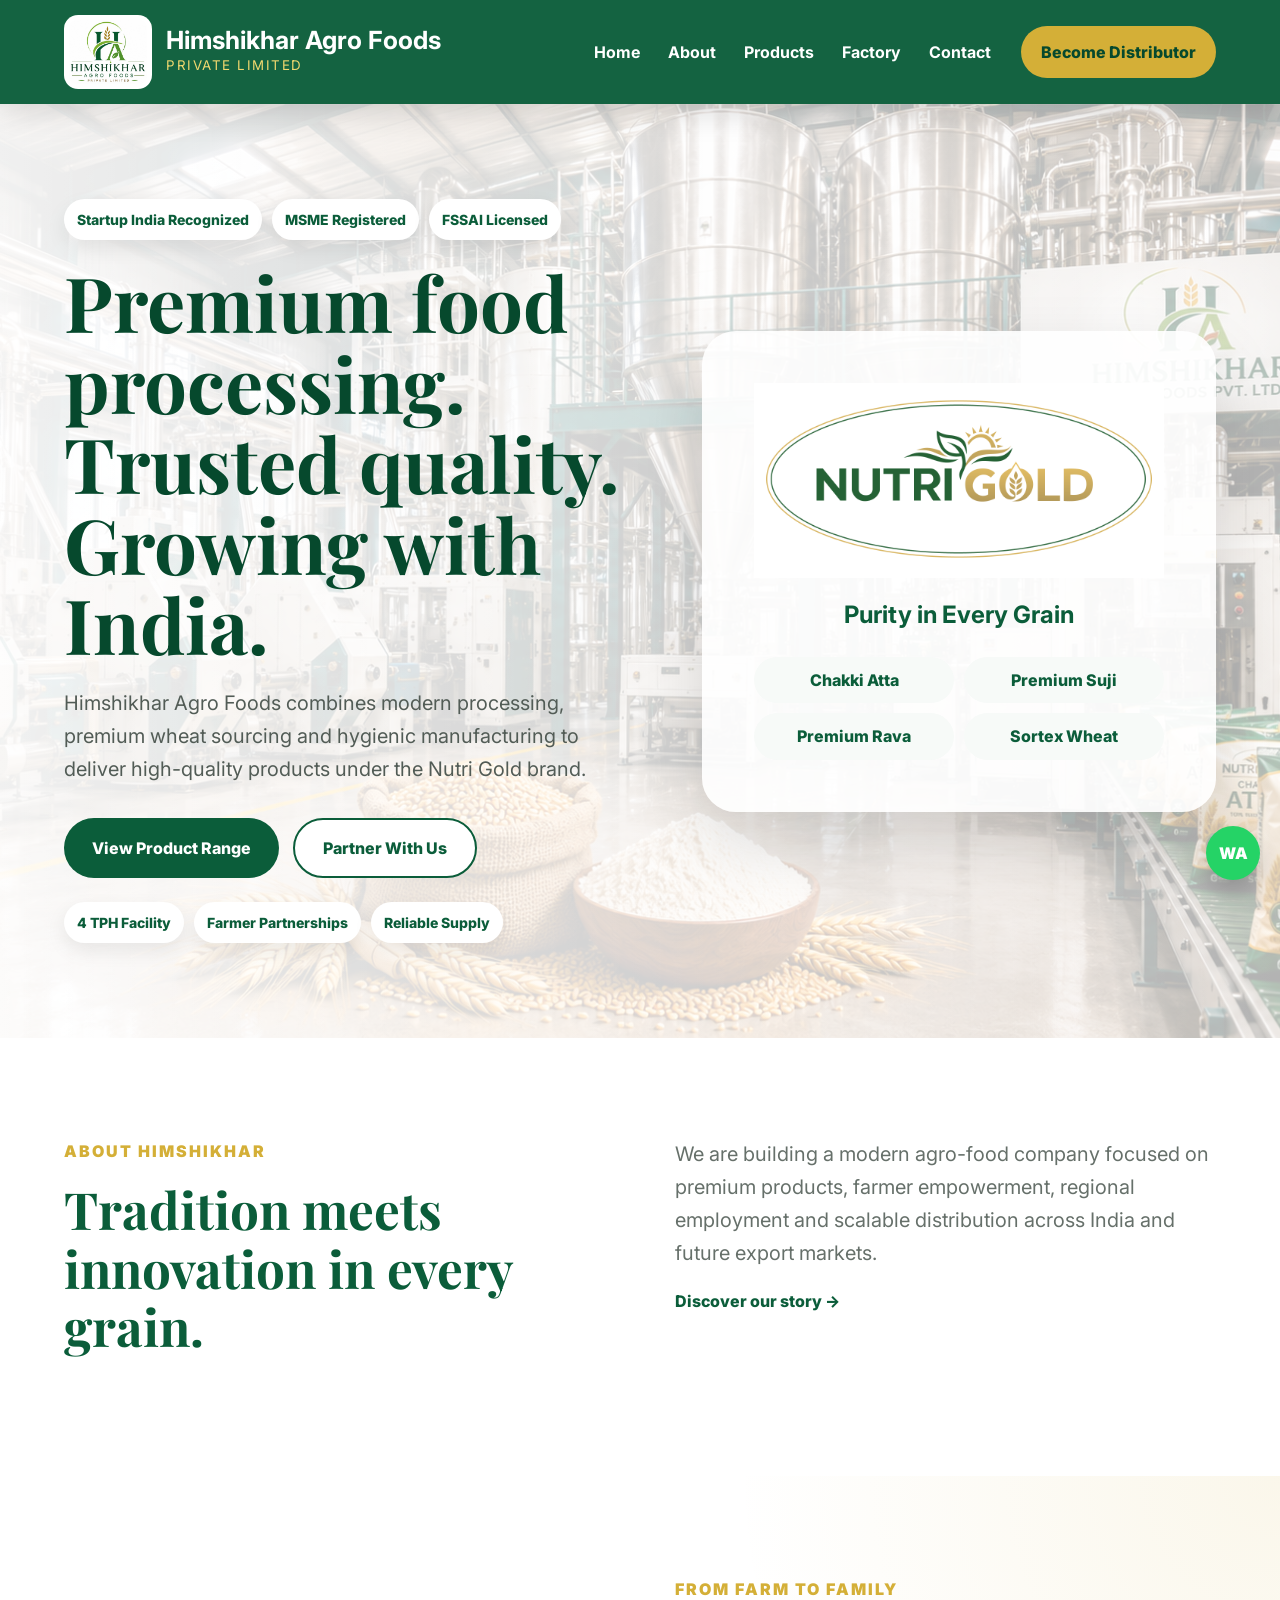
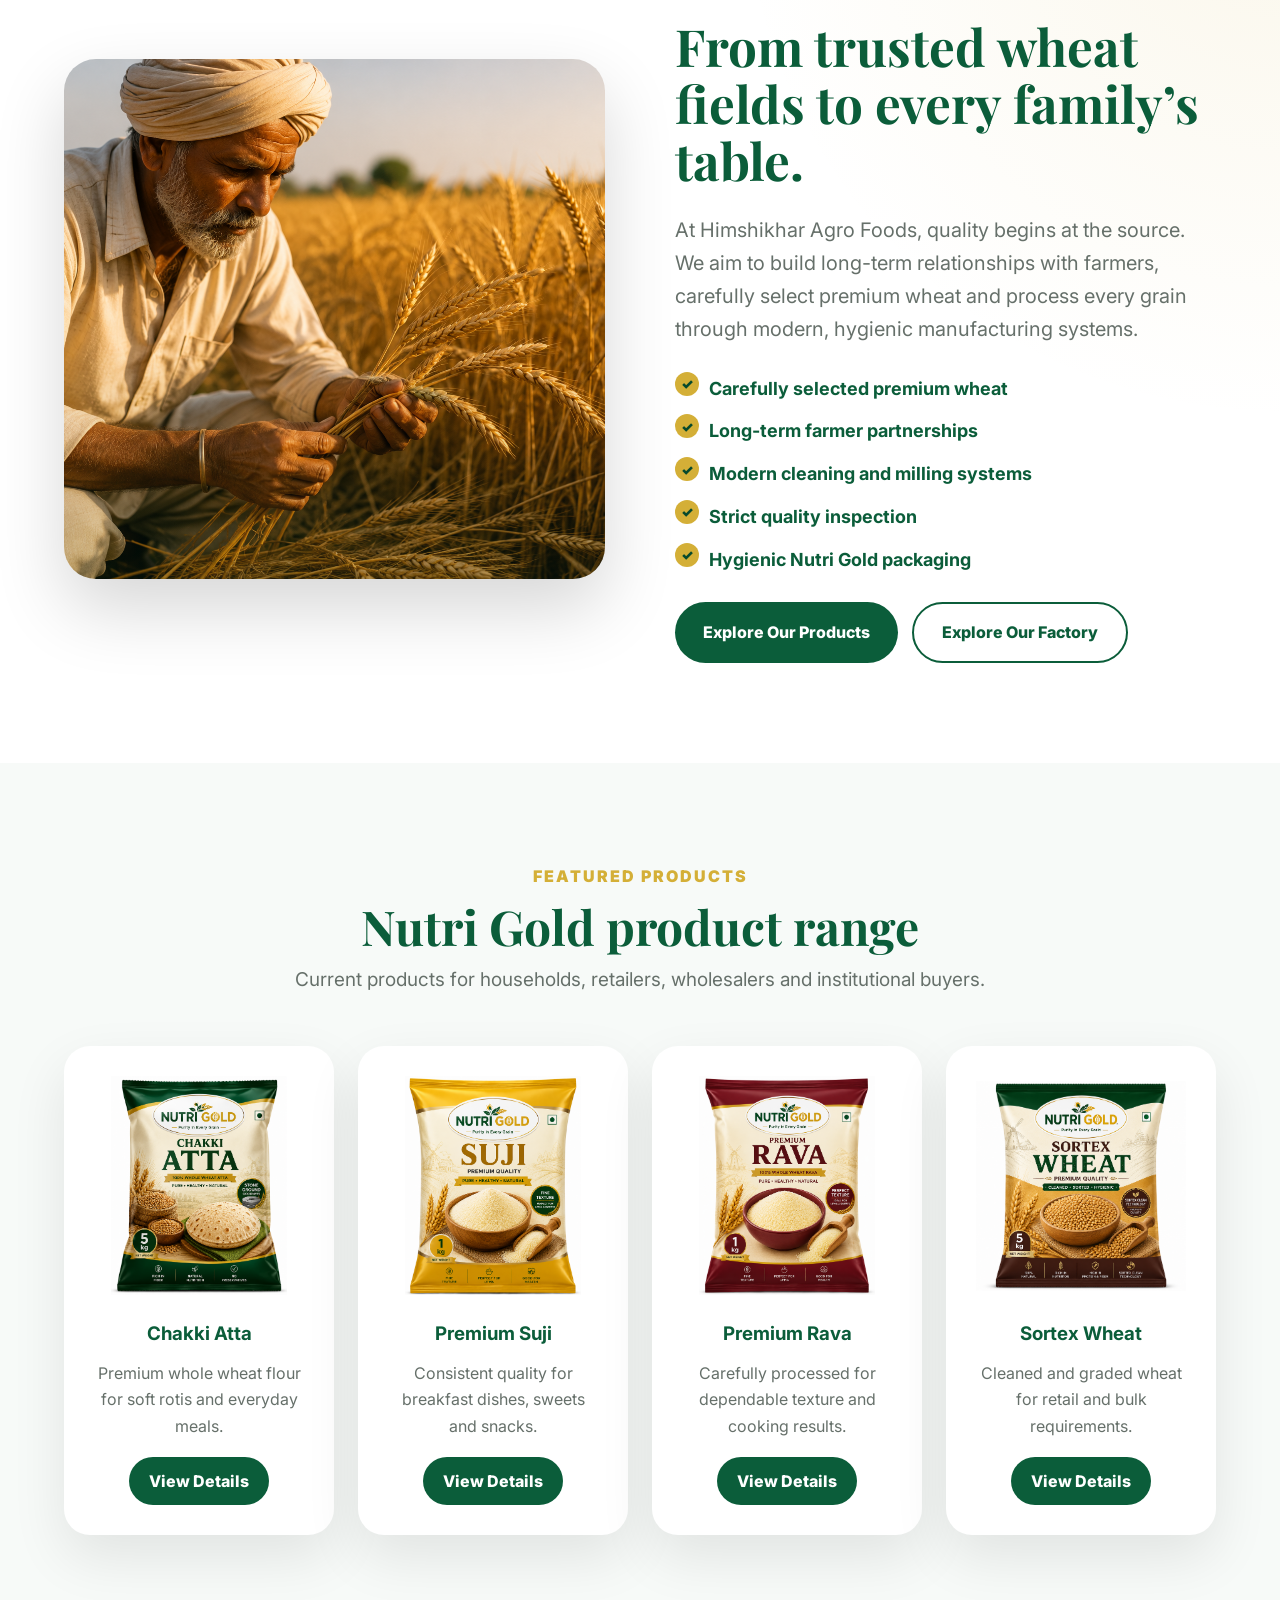
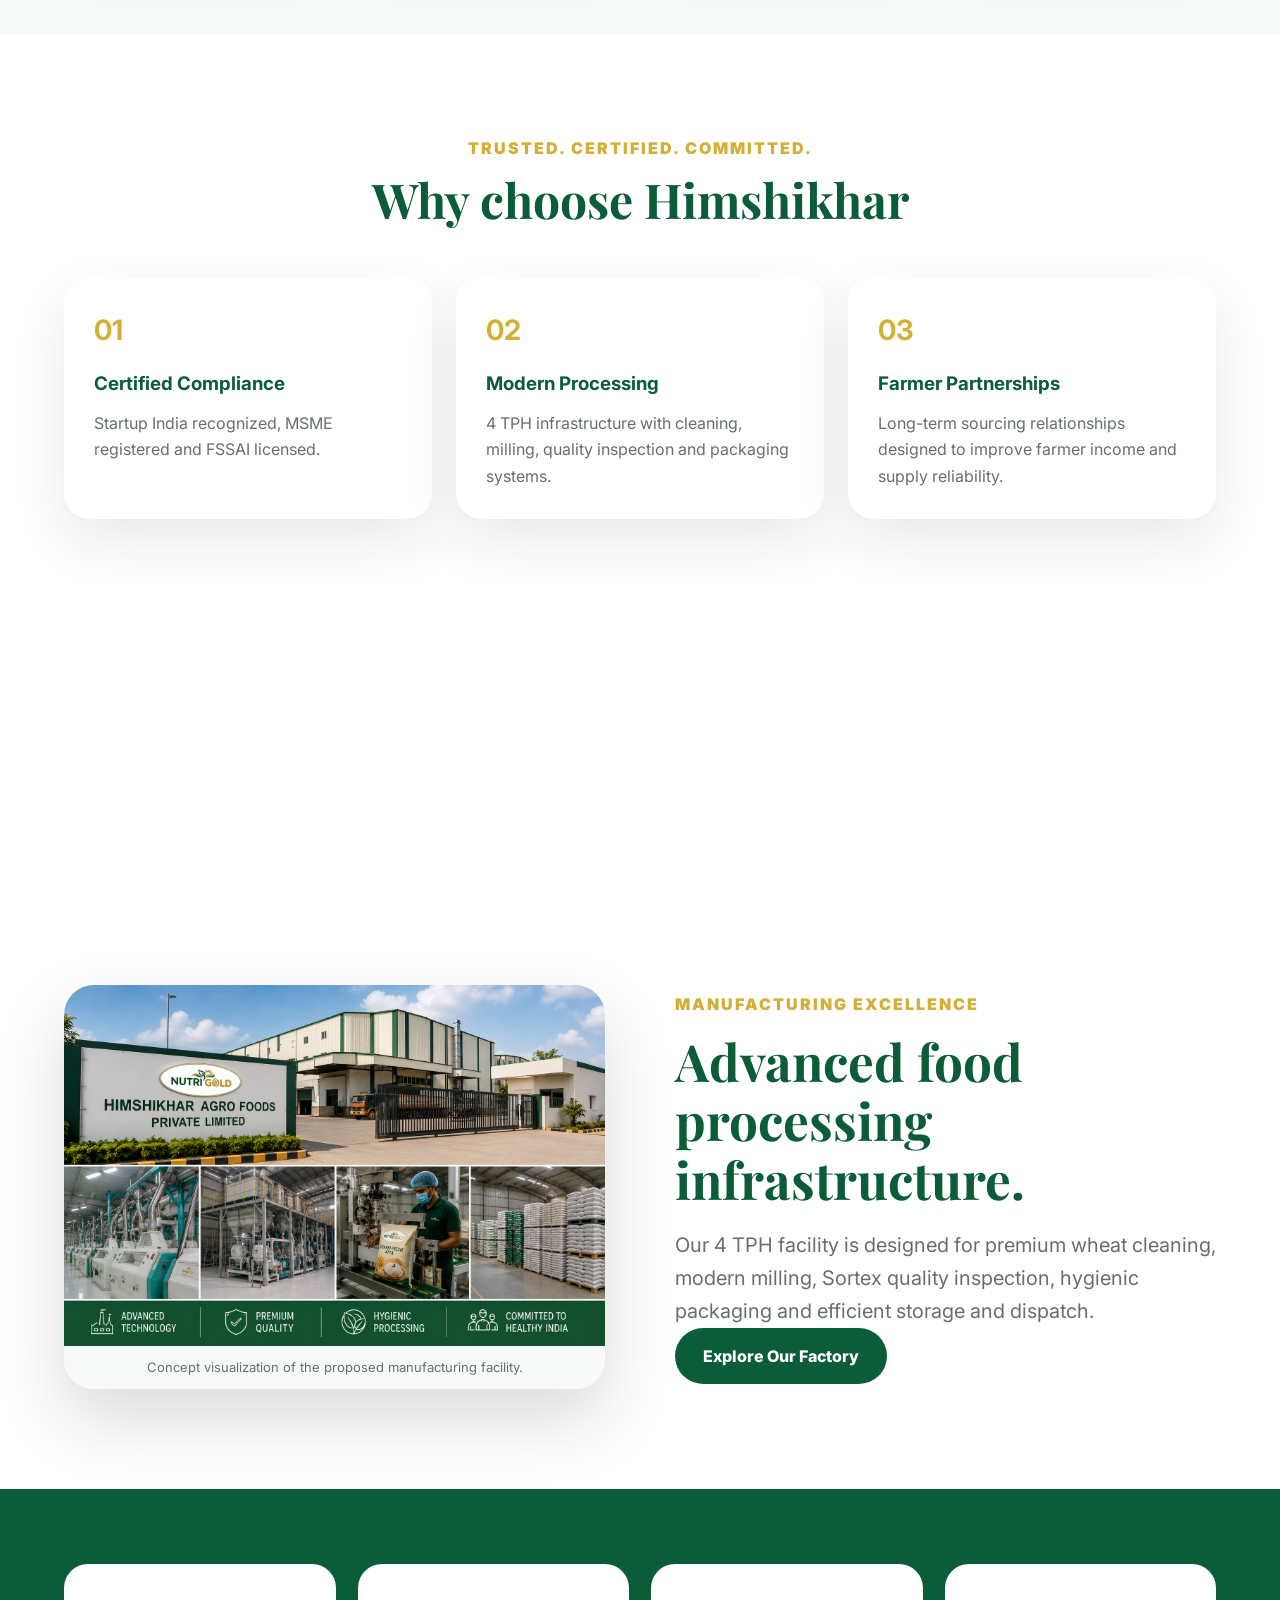
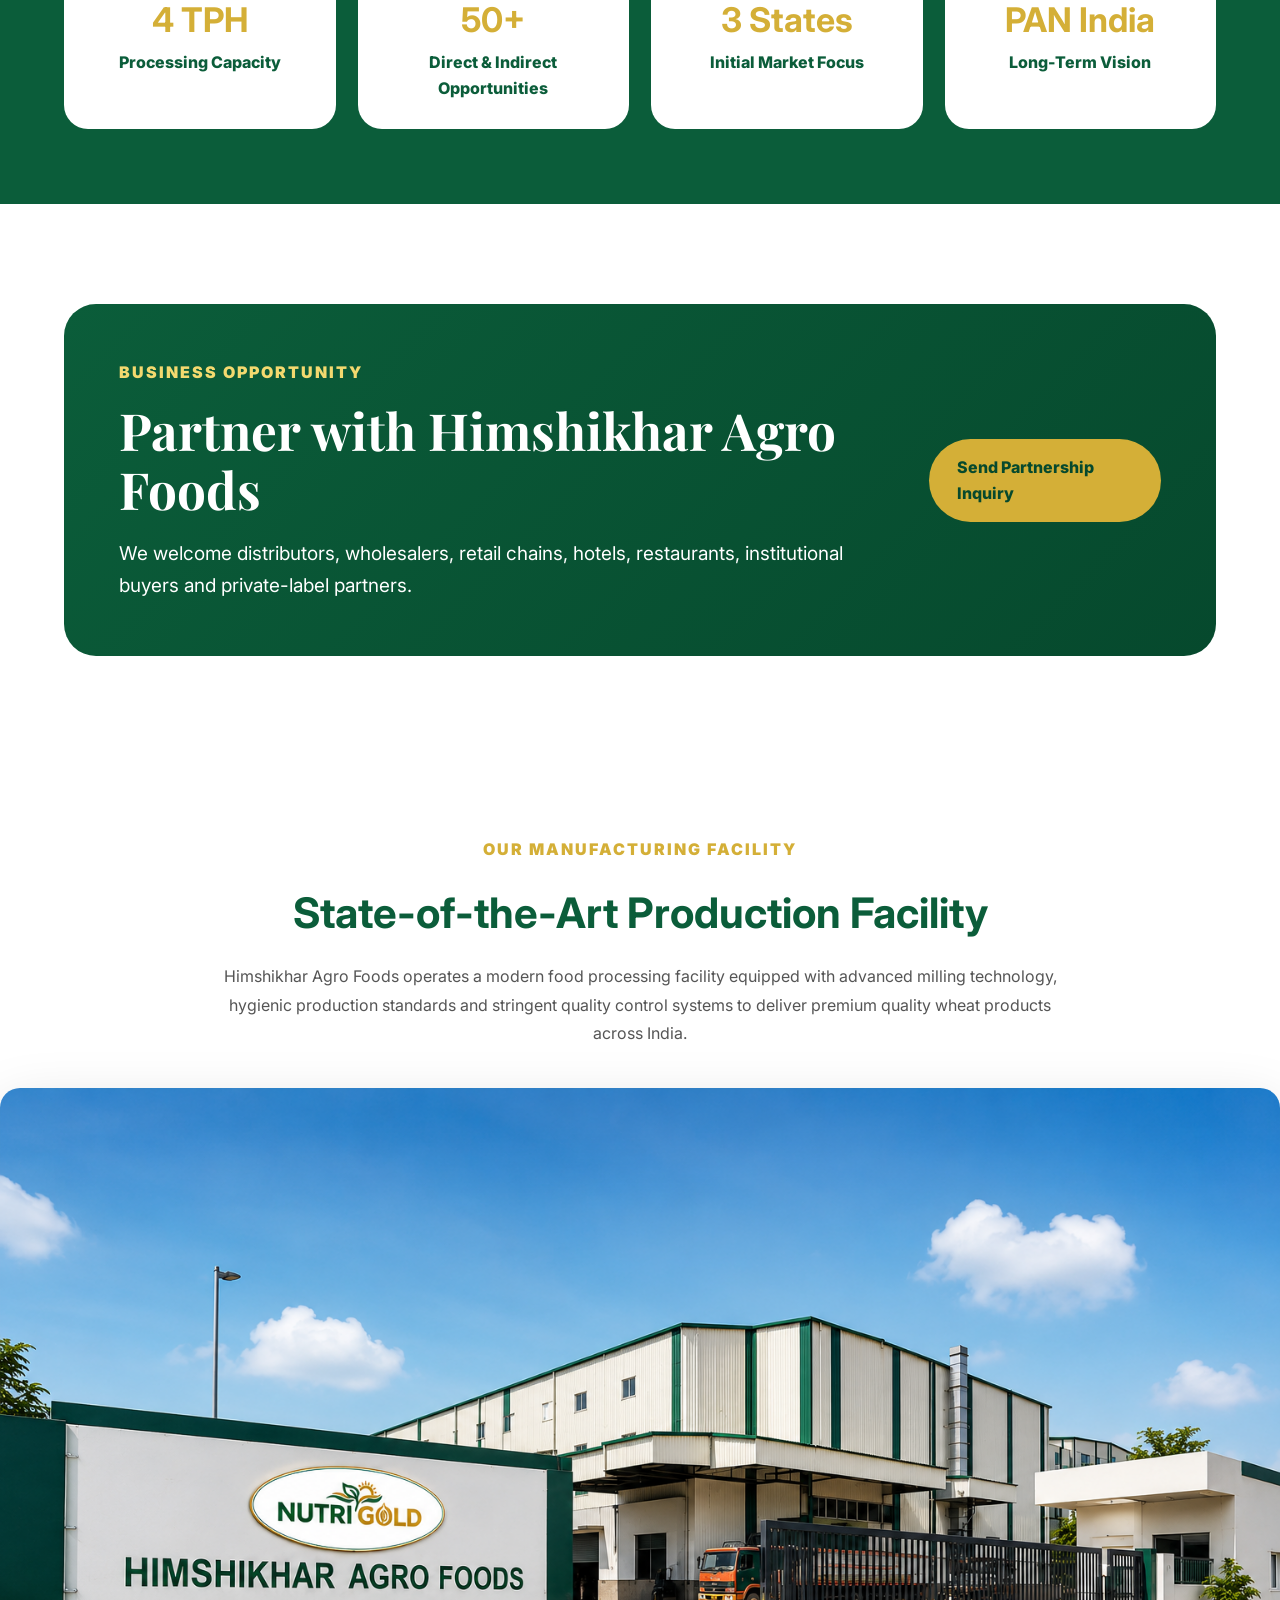
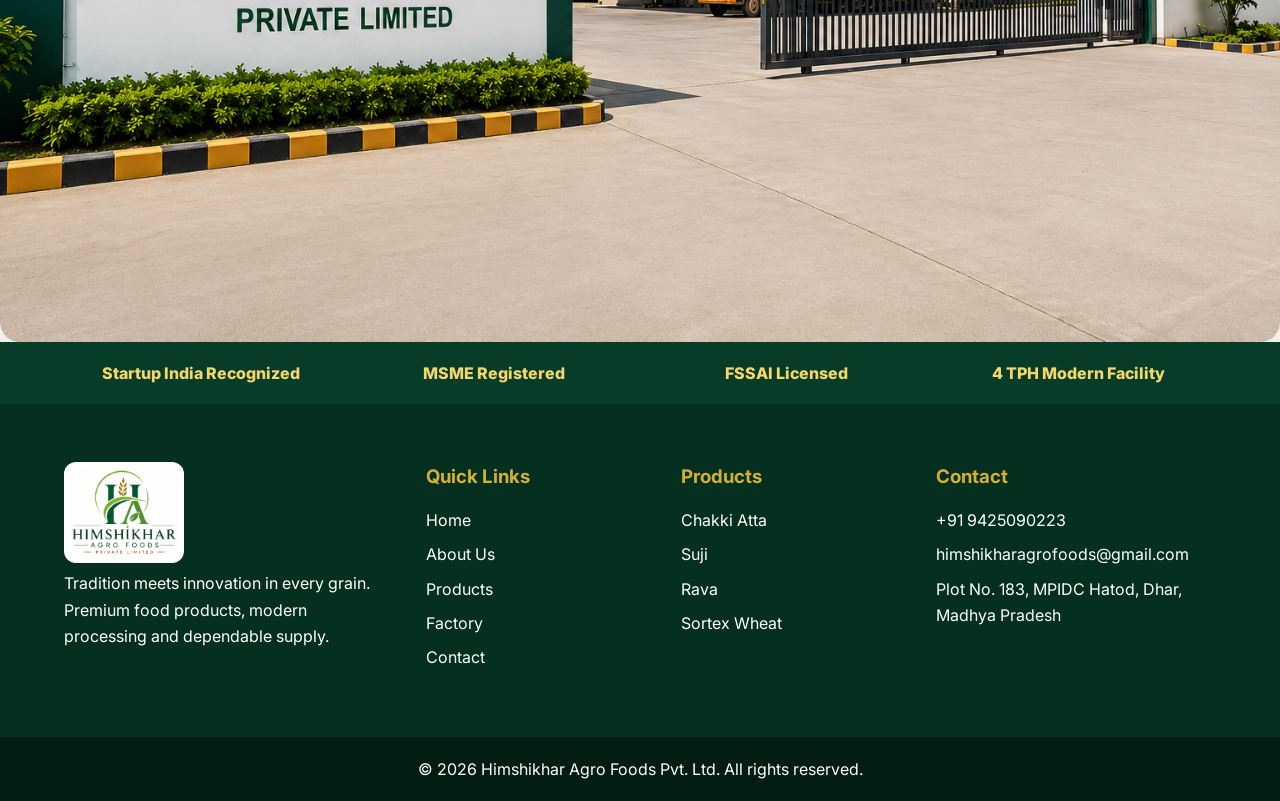
<file: index.html>
<!doctype html>
<html lang="en">
<head>
  <meta charset="utf-8">
  <link rel="canonical" href="https://himshikharagrofoods.github.io/himshikhar-website/">
  <meta name="viewport" content="width=device-width,initial-scale=1">
  <title>Himshikhar Agro Foods Pvt. Ltd. | Nutri Gold</title>
  <meta name="description" content="Premium Chakki Atta, Suji, Rava and Sortex Wheat from Himshikhar Agro Foods Pvt. Ltd.">
  <meta name="theme-color" content="#0B5D3A">
  <link rel="preconnect" href="https://fonts.googleapis.com">
  <link rel="preconnect" href="https://fonts.gstatic.com" crossorigin>
  <link href="https://fonts.googleapis.com/css2?family=Inter:wght@400;500;600;700;800;900&family=Playfair+Display:wght@600;700&display=swap" rel="stylesheet">
  <link rel="stylesheet" href="style.css">
  <link rel="stylesheet" href="responsive.css">
</head>
<body>

<header class="site-header">
  <div class="container nav-container">
    <a href="/himshikhar-website/" class="brand" aria-label="Himshikhar Agro Foods home">
      <img src="logo.png" alt="Himshikhar Agro Foods logo" class="logo">
      <span class="company-name"><strong>Himshikhar Agro Foods</strong><small>Private Limited</small></span>
    </a>
    <button class="menu-btn" id="menuBtn" aria-label="Open navigation" aria-expanded="false">☰</button>
    <nav class="nav-menu" id="navMenu" aria-label="Main navigation">
      <a href="/himshikhar-website/">Home</a>
      <a href="about.html">About</a>
      <a href="products.html">Products</a>
      <a href="factory.html">Factory</a>
      <a href="contact.html">Contact</a>
    </nav>
    <a href="contact.html#contact-form" class="header-btn">Become Distributor</a>
  </div>
</header>

<main>
  <section class="hero">
    <div class="container hero-grid">
      <div class="hero-copy reveal">
        <div class="hero-badges">
          <span>Startup India Recognized</span><span>MSME Registered</span><span>FSSAI Licensed</span>
        </div>
        <h1>Premium food processing. Trusted quality. Growing with India.</h1>
        <p>Himshikhar Agro Foods combines modern processing, premium wheat sourcing and hygienic manufacturing to deliver high-quality products under the Nutri Gold brand.</p>
        <div class="hero-actions">
          <a class="btn primary" href="products.html">View Product Range</a>
          <a class="btn secondary" href="contact.html#contact-form">Partner With Us</a>
        </div>
        <div class="hero-points"><span>4 TPH Facility</span><span>Farmer Partnerships</span><span>Reliable Supply</span></div>
      </div>
      <div class="hero-card reveal">
        <img src="nutrigold-logo.png" alt="Nutri Gold logo" class="nutrigold-logo">
        <h2>Purity in Every Grain</h2>
        <div class="hero-product-list"><span>Chakki Atta</span><span>Premium Suji</span><span>Premium Rava</span><span>Sortex Wheat</span></div>
      </div>
    </div>
  </section>

  <section class="section">
    <div class="container split-grid">
      <div class="reveal">
        <span class="section-label">About Himshikhar</span>
        <h2>Tradition meets innovation in every grain.</h2>
      </div>
      <div class="reveal">
        <p class="lead">We are building a modern agro-food company focused on premium products, farmer empowerment, regional employment and scalable distribution across India and future export markets.</p>
        <a href="about.html" class="text-link">Discover our story →</a>
      </div>
    </div>
  </section>
<section class="section farm-story-section">
    <div class="container farm-story-grid">

        <div class="farm-story-image reveal">
            <img src="farmer-wheat.png"
                 alt="Farmer inspecting premium wheat crop">
        </div>

        <div class="farm-story-content reveal">

            <span class="section-label">FROM FARM TO FAMILY</span>

            <h2>From trusted wheat fields to every family’s table.</h2>

            <p class="lead">
                At Himshikhar Agro Foods, quality begins at the source.
                We aim to build long-term relationships with farmers,
                carefully select premium wheat and process every grain
                through modern, hygienic manufacturing systems.
            </p>

            <ul class="farm-story-list">
                <li>Carefully selected premium wheat</li>
                <li>Long-term farmer partnerships</li>
                <li>Modern cleaning and milling systems</li>
                <li>Strict quality inspection</li>
                <li>Hygienic Nutri Gold packaging</li>
            </ul>

            <div class="farm-story-actions">
                <a href="products.html" class="btn primary">
                    Explore Our Products
                </a>

                <a href="factory.html" class="btn secondary">
                    Explore Our Factory
                </a>
            </div>

        </div>

    </div>
</section>








  <section class="section alt">
    <div class="container">
      <div class="section-title reveal"><span>Featured Products</span><h2>Nutri Gold product range</h2><p>Current products for households, retailers, wholesalers and institutional buyers.</p></div>
      <div class="products-grid">
        <article class="product-card reveal"><img src="atta.png" alt="Nutri Gold Chakki Atta"><h3>Chakki Atta</h3><p>Premium whole wheat flour for soft rotis and everyday meals.</p><a href="products.html#atta" class="product-link">View Details</a></article>
        <article class="product-card reveal"><img src="suji.png" alt="Nutri Gold Suji"><h3>Premium Suji</h3><p>Consistent quality for breakfast dishes, sweets and snacks.</p><a href="products.html#suji" class="product-link">View Details</a></article>
        <article class="product-card reveal"><img src="rava.png" alt="Nutri Gold Rava"><h3>Premium Rava</h3><p>Carefully processed for dependable texture and cooking results.</p><a href="products.html#rava" class="product-link">View Details</a></article>
        <article class="product-card reveal"><img src="sortex.png" alt="Nutri Gold Sortex Wheat"><h3>Sortex Wheat</h3><p>Cleaned and graded wheat for retail and bulk requirements.</p><a href="products.html#sortex" class="product-link">View Details</a></article>
      </div>
    </div>
  </section>

  <section class="section">
    <div class="container section-title reveal"><span>Trusted. Certified. Committed.</span><h2>Why choose Himshikhar</h2></div>
    <div class="container feature-grid">
      <article class="feature-card reveal"><b>01</b><h3>Certified Compliance</h3><p>Startup India recognized, MSME registered and FSSAI licensed.</p></article>
      <article class="feature-card reveal"><b>02</b><h3>Modern Processing</h3><p>4 TPH infrastructure with cleaning, milling, quality inspection and packaging systems.</p></article>
      <article class="feature-card reveal"><b>03</b><h3>Farmer Partnerships</h3><p>Long-term sourcing relationships designed to improve farmer income and supply reliability.</p></article>
      <article class="feature-card reveal"><b>04</b><h3>Regional Employment</h3><p>Planned direct and indirect opportunities across manufacturing, packaging, logistics and distribution.</p></article>
      <article class="feature-card reveal"><b>05</b><h3>Reliable Supply Chain</h3><p>Focused on retail, wholesale, institutional and private-label requirements.</p></article>
      <article class="feature-card reveal"><b>06</b><h3>Expansion Vision</h3><p>Regional growth followed by PAN-India reach and future export development.</p></article>
    </div>
  </section>

  <section class="section factory-preview">
    <div class="container split-grid align-center">
      <div class="image-frame reveal">
        <img src="factory-collage.png" 
             alt="Concept visualization of Himshikhar Agro Foods manufacturing facility">
          <small class="concept-note">
                 Concept visualization of the proposed manufacturing facility.
          </small>
      </div>
      <div class="reveal">
        <span class="section-label">Manufacturing Excellence</span>
        <h2>Advanced food processing infrastructure.</h2>
        <p class="lead">Our 4 TPH facility is designed for premium wheat cleaning, modern milling, Sortex quality inspection, hygienic packaging and efficient storage and dispatch.</p>
        <a href="factory.html" class="btn primary">Explore Our Factory</a>
      </div>
    </div>
  </section>

  <section class="impact-section">
    <div class="container impact-grid">
      <div class="impact-card reveal"><strong>4 TPH</strong><span>Processing Capacity</span></div>
      <div class="impact-card reveal"><strong>50+</strong><span>Direct & Indirect Opportunities</span></div>
      <div class="impact-card reveal"><strong>3 States</strong><span>Initial Market Focus</span></div>
      <div class="impact-card reveal"><strong>PAN India</strong><span>Long-Term Vision</span></div>
    </div>
  </section>

  <section class="section">
    <div class="container partner-box reveal">
      <div><span class="section-label light">Business Opportunity</span><h2>Partner with Himshikhar Agro Foods</h2><p>We welcome distributors, wholesalers, retail chains, hotels, restaurants, institutional buyers and private-label partners.</p></div>
      <a href="contact.html#contact-form" class="btn gold">Send Partnership Inquiry</a>
    </div>
  </section>
<section class="factory-showcase">

    <div class="container">

        <span class="section-label">
            OUR MANUFACTURING FACILITY
        </span>

        <h2>State-of-the-Art Production Facility</h2>

        <p>
            Himshikhar Agro Foods operates a modern food processing facility
            equipped with advanced milling technology, hygienic production
            standards and stringent quality control systems to deliver premium
            quality wheat products across India.
        </p>

    </div>

    <img src="factory-entrance.png"
         alt="Himshikhar Factory"
         class="factory-banner">

</section>




</main>

<footer class="footer">
  <div class="trust-strip">
    <div class="container trust-strip-grid">
      <span>Startup India Recognized</span>
      <span>MSME Registered</span>
      <span>FSSAI Licensed</span>
      <span>4 TPH Modern Facility</span>
    </div>
  </div>
  <div class="container footer-grid">
    <div>
      <img src="logo.png" alt="Himshikhar logo" class="footer-logo">
      <p>Tradition meets innovation in every grain. Premium food products, modern processing and dependable supply.</p>
    </div>
    <div>
      <h3>Quick Links</h3>
      <a href="index.html">Home</a>
      <a href="about.html">About Us</a>
      <a href="products.html">Products</a>
      <a href="factory.html">Factory</a>
      <a href="contact.html">Contact</a>
    </div>
    <div>
      <h3>Products</h3>
      <a href="products.html#atta">Chakki Atta</a>
      <a href="products.html#suji">Suji</a>
      <a href="products.html#rava">Rava</a>
      <a href="products.html#sortex">Sortex Wheat</a>
    </div>
    <div>
      <h3>Contact</h3>
      <p><a href="tel:+919425090223">+91 9425090223</a></p>
      <p><a href="mailto:himshikharagrofoods@gmail.com">himshikharagrofoods@gmail.com</a></p>
      <p>Plot No. 183, MPIDC Hatod, Dhar, Madhya Pradesh</p>
    </div>
  </div>
  <div class="footer-bottom">© 2026 Himshikhar Agro Foods Pvt. Ltd. All rights reserved.</div>
</footer>
<a class="whatsapp-btn" href="https://wa.me/919425090223" target="_blank" rel="noopener" aria-label="Chat on WhatsApp">WA</a>
<button class="top-btn" id="topBtn" aria-label="Back to top">↑</button>
<script src="script.js"></script>
</body></html>
</file>
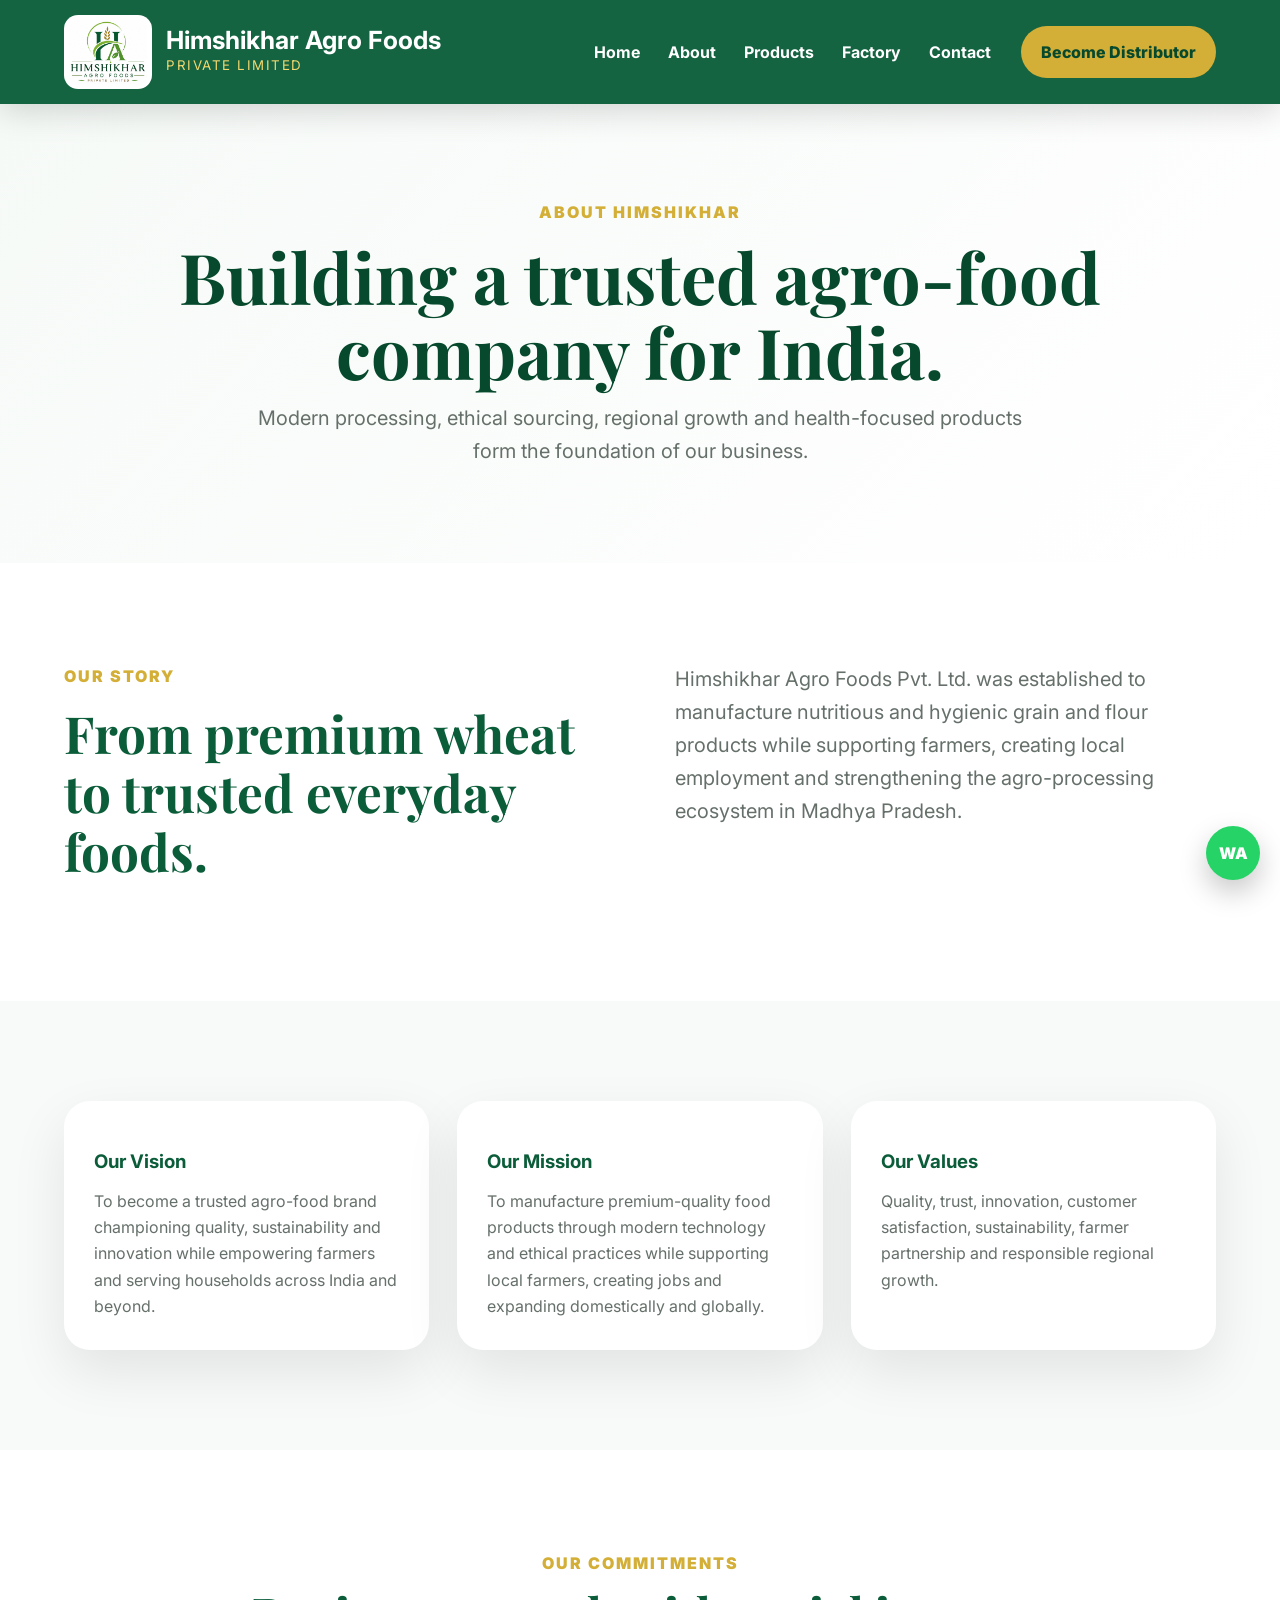
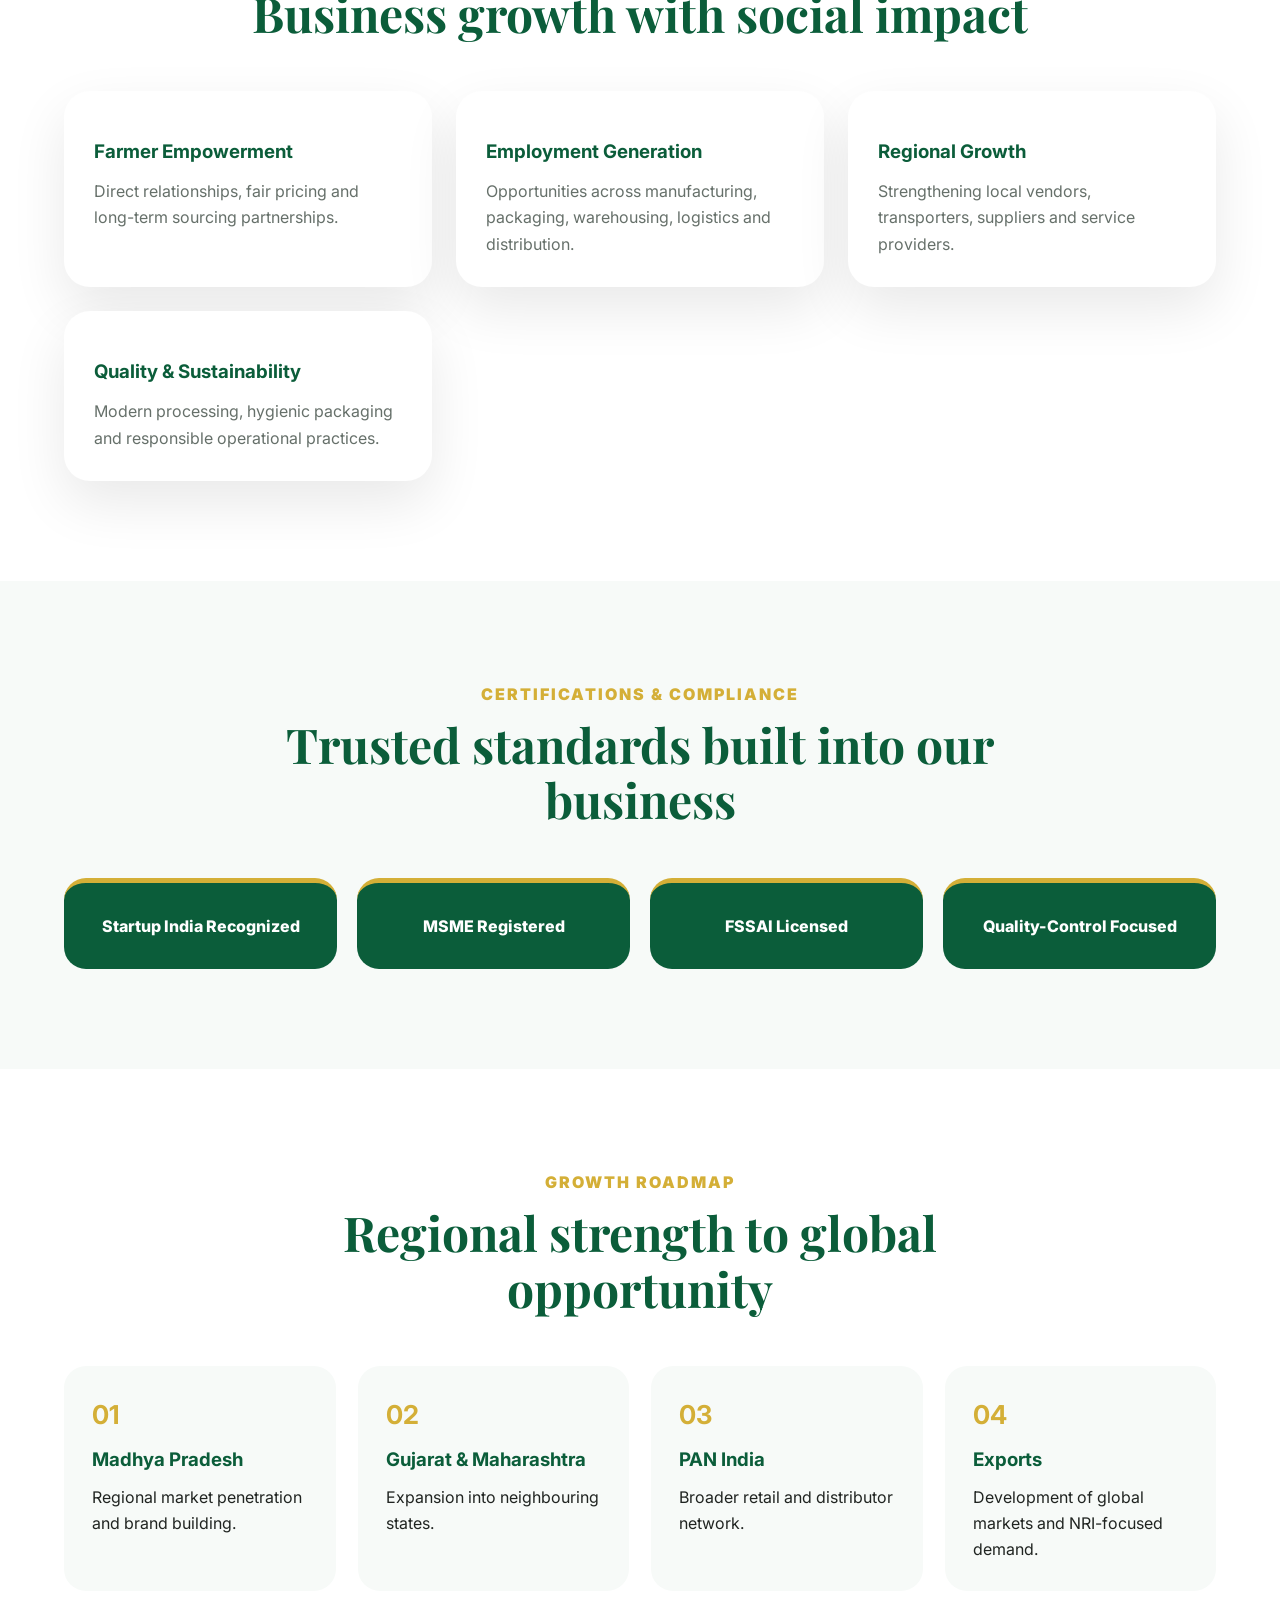
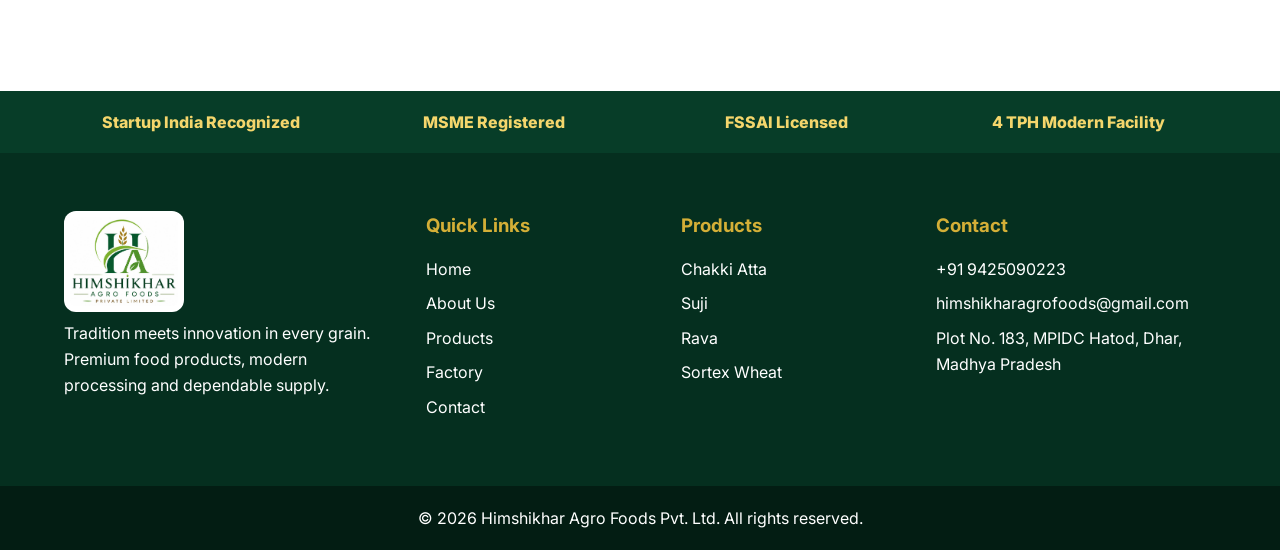
<file: about.html>
<!doctype html>
<html lang="en">
<head>
  <meta charset="utf-8">
  <meta name="viewport" content="width=device-width,initial-scale=1">
  <title>About Us | Himshikhar Agro Foods</title>
  <meta name="description" content="Learn about Himshikhar Agro Foods, our mission, farmer partnerships, employment impact and growth roadmap.">
  <meta name="theme-color" content="#0B5D3A">
  <link rel="preconnect" href="https://fonts.googleapis.com">
  <link rel="preconnect" href="https://fonts.gstatic.com" crossorigin>
  <link href="https://fonts.googleapis.com/css2?family=Inter:wght@400;500;600;700;800;900&family=Playfair+Display:wght@600;700&display=swap" rel="stylesheet">
  <link rel="stylesheet" href="style.css">
  <link rel="stylesheet" href="responsive.css">
</head>
<body>

<header class="site-header">
  <div class="container nav-container">
    <a href="./" class="brand" aria-label="Himshikhar Agro Foods home">
      <img src="logo.png" alt="Himshikhar Agro Foods logo" class="logo">
      <span class="company-name"><strong>Himshikhar Agro Foods</strong><small>Private Limited</small></span>
    </a>
    <button class="menu-btn" id="menuBtn" aria-label="Open navigation" aria-expanded="false">☰</button>
    <nav class="nav-menu" id="navMenu" aria-label="Main navigation">
      <a href="./">Home</a>
      <a href="about.html">About</a>
      <a href="products.html">Products</a>
      <a href="factory.html">Factory</a>
      <a href="contact.html">Contact</a>
    </nav>
    <a href="contact.html#contact-form" class="header-btn">Become Distributor</a>
  </div>
</header>

<main>
  <section class="page-hero"><div class="container"><span class="section-label">About Himshikhar</span><h1>Building a trusted agro-food company for India.</h1><p>Modern processing, ethical sourcing, regional growth and health-focused products form the foundation of our business.</p></div></section>
  <section class="section"><div class="container split-grid">
    <div><span class="section-label">Our Story</span><h2>From premium wheat to trusted everyday foods.</h2></div>
    <div><p class="lead">Himshikhar Agro Foods Pvt. Ltd. was established to manufacture nutritious and hygienic grain and flour products while supporting farmers, creating local employment and strengthening the agro-processing ecosystem in Madhya Pradesh.</p></div>
  </div></section>
  <section class="section alt"><div class="container three-grid">
    <article class="info-panel"><h3>Our Vision</h3><p>To become a trusted agro-food brand championing quality, sustainability and innovation while empowering farmers and serving households across India and beyond.</p></article>
    <article class="info-panel"><h3>Our Mission</h3><p>To manufacture premium-quality food products through modern technology and ethical practices while supporting local farmers, creating jobs and expanding domestically and globally.</p></article>
    <article class="info-panel"><h3>Our Values</h3><p>Quality, trust, innovation, customer satisfaction, sustainability, farmer partnership and responsible regional growth.</p></article>
  </div></section>
  <section class="section"><div class="container section-title"><span>Our Commitments</span><h2>Business growth with social impact</h2></div><div class="container feature-grid">
    <article class="feature-card"><h3>Farmer Empowerment</h3><p>Direct relationships, fair pricing and long-term sourcing partnerships.</p></article>
    <article class="feature-card"><h3>Employment Generation</h3><p>Opportunities across manufacturing, packaging, warehousing, logistics and distribution.</p></article>
    <article class="feature-card"><h3>Regional Growth</h3><p>Strengthening local vendors, transporters, suppliers and service providers.</p></article>
    <article class="feature-card"><h3>Quality & Sustainability</h3><p>Modern processing, hygienic packaging and responsible operational practices.</p></article>
  </div></section>
  <section class="section alt"><div class="container"><div class="section-title"><span>Certifications & Compliance</span><h2>Trusted standards built into our business</h2></div><div class="compliance-grid"><div>Startup India Recognized</div><div>MSME Registered</div><div>FSSAI Licensed</div><div>Quality-Control Focused</div></div></div></section>
  <section class="section"><div class="container"><div class="section-title"><span>Growth Roadmap</span><h2>Regional strength to global opportunity</h2></div><div class="roadmap"><div><b>01</b><h3>Madhya Pradesh</h3><p>Regional market penetration and brand building.</p></div><div><b>02</b><h3>Gujarat & Maharashtra</h3><p>Expansion into neighbouring states.</p></div><div><b>03</b><h3>PAN India</h3><p>Broader retail and distributor network.</p></div><div><b>04</b><h3>Exports</h3><p>Development of global markets and NRI-focused demand.</p></div></div></div></section>
</main>

<footer class="footer">
  <div class="trust-strip">
    <div class="container trust-strip-grid">
      <span>Startup India Recognized</span>
      <span>MSME Registered</span>
      <span>FSSAI Licensed</span>
      <span>4 TPH Modern Facility</span>
    </div>
  </div>
  <div class="container footer-grid">
    <div>
      <img src="logo.png" alt="Himshikhar logo" class="footer-logo">
      <p>Tradition meets innovation in every grain. Premium food products, modern processing and dependable supply.</p>
    </div>
    <div>
      <h3>Quick Links</h3>
      <a href="./">Home</a>
      <a href="about.html">About Us</a>
      <a href="products.html">Products</a>
      <a href="factory.html">Factory</a>
      <a href="contact.html">Contact</a>
    </div>
    <div>
      <h3>Products</h3>
      <a href="products.html#atta">Chakki Atta</a>
      <a href="products.html#suji">Suji</a>
      <a href="products.html#rava">Rava</a>
      <a href="products.html#sortex">Sortex Wheat</a>
    </div>
    <div>
      <h3>Contact</h3>
      <p><a href="tel:+919425090223">+91 9425090223</a></p>
      <p><a href="mailto:himshikharagrofoods@gmail.com">himshikharagrofoods@gmail.com</a></p>
      <p>Plot No. 183, MPIDC Hatod, Dhar, Madhya Pradesh</p>
    </div>
  </div>
  <div class="footer-bottom">© 2026 Himshikhar Agro Foods Pvt. Ltd. All rights reserved.</div>
</footer>
<a class="whatsapp-btn" href="https://wa.me/919425090223" target="_blank" rel="noopener" aria-label="Chat on WhatsApp">WA</a>
<button class="top-btn" id="topBtn" aria-label="Back to top">↑</button>
<script src="script.js"></script>
</body></html>
</file>
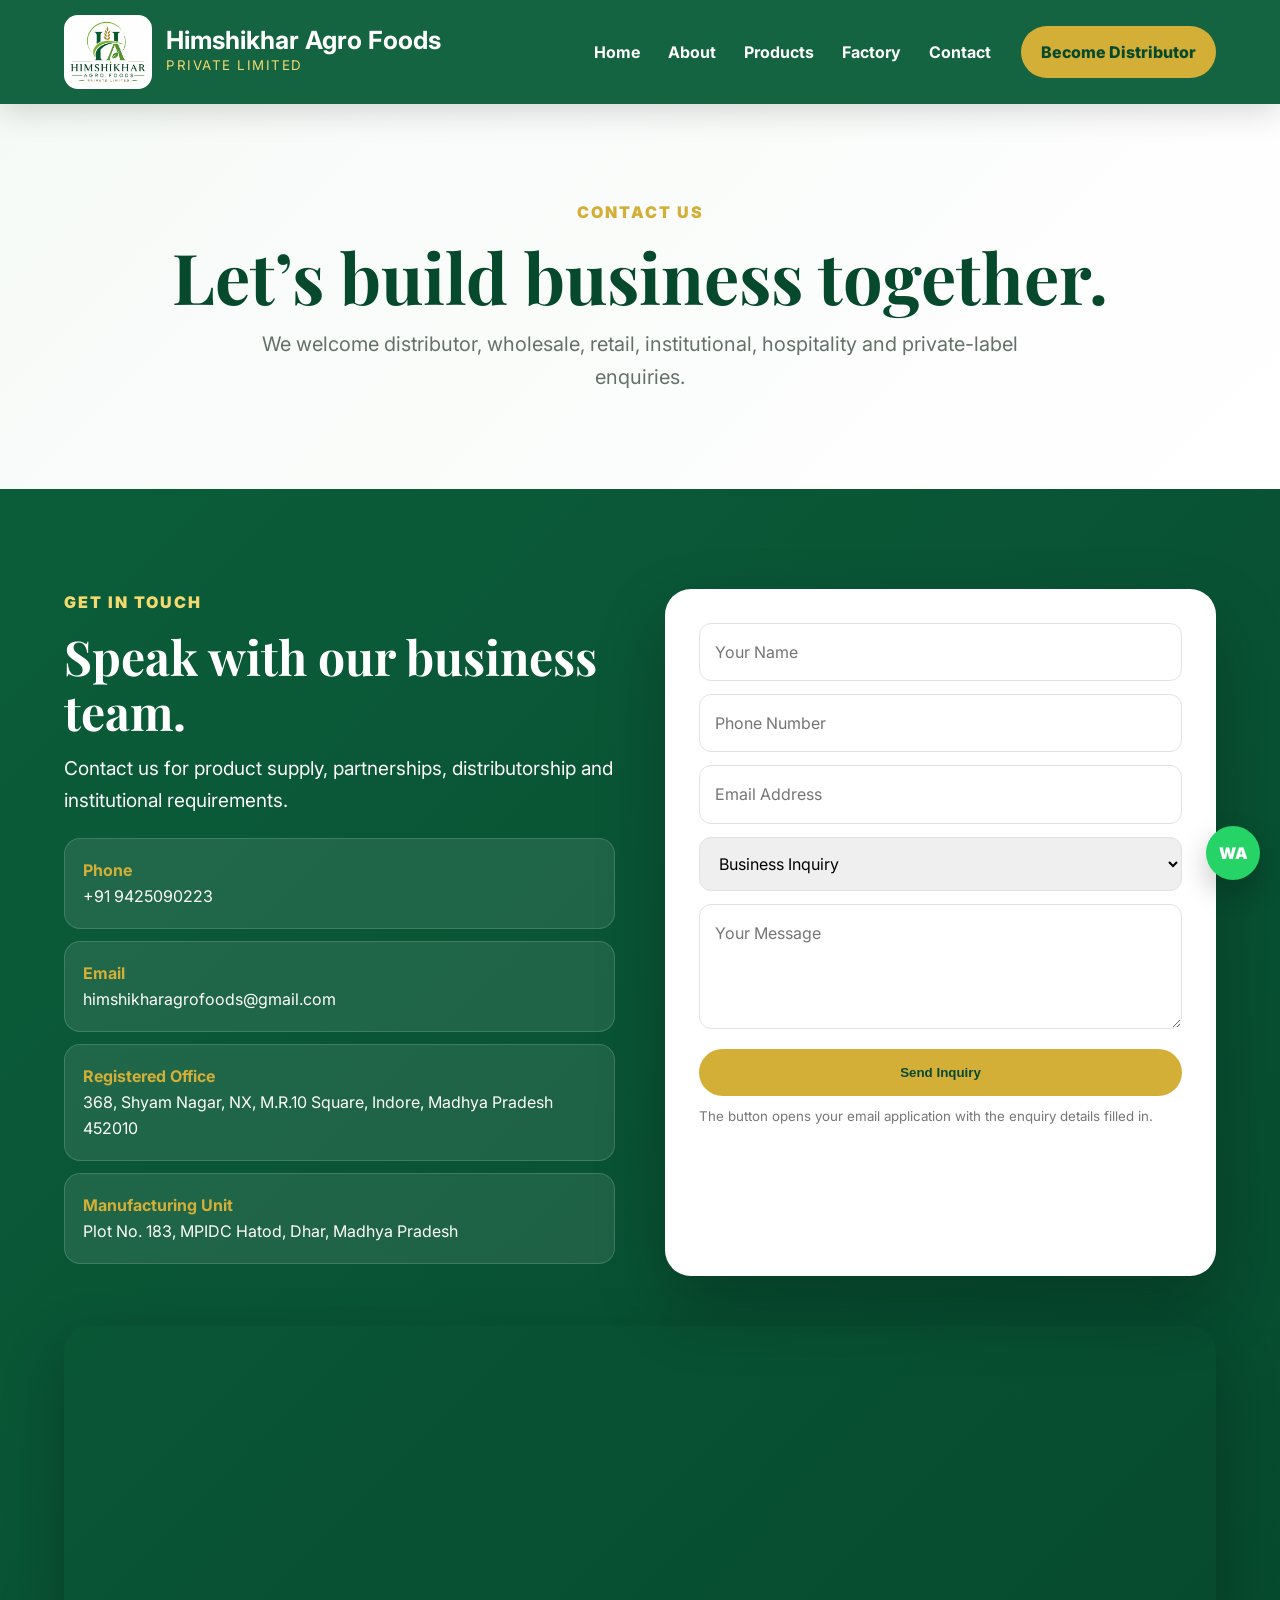
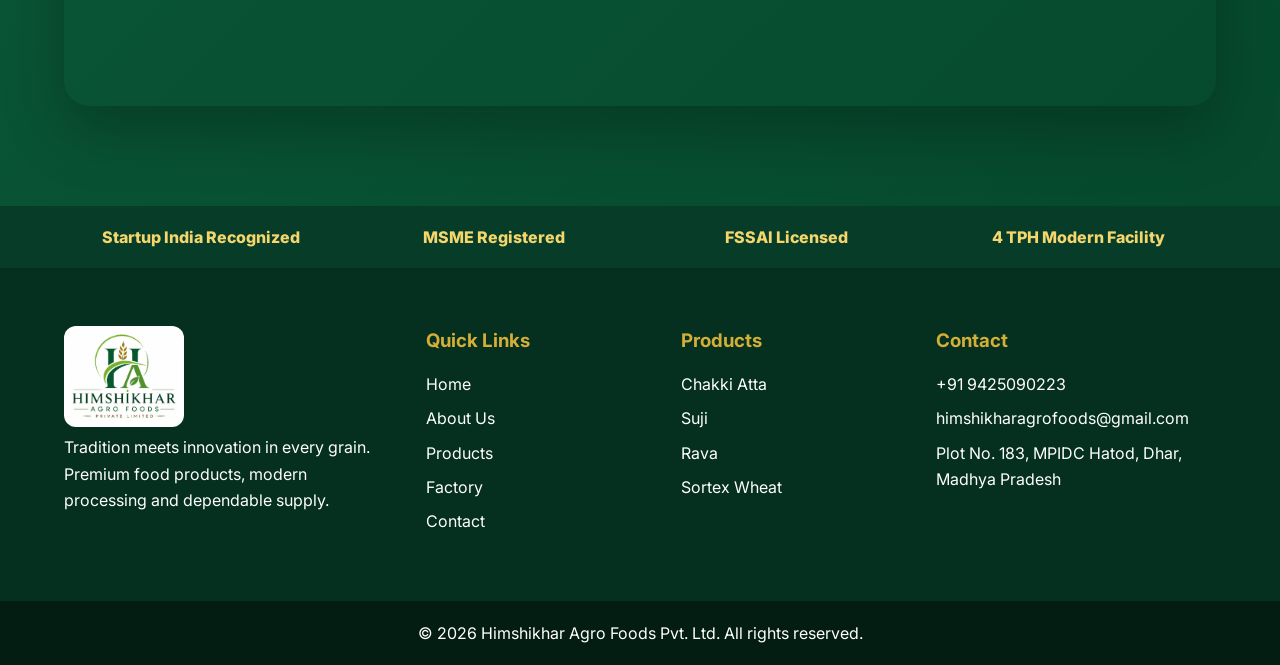
<file: contact.html>
<!doctype html>
<html lang="en">
<head>
  <meta charset="utf-8">
  <meta name="viewport" content="width=device-width,initial-scale=1">
  <title>Contact & Distributor Inquiry | Himshikhar Agro Foods</title>
  <meta name="description" content="Contact Himshikhar Agro Foods for distributorship, wholesale, institutional and private-label enquiries.">
  <meta name="theme-color" content="#0B5D3A">
  <link rel="preconnect" href="https://fonts.googleapis.com">
  <link rel="preconnect" href="https://fonts.gstatic.com" crossorigin>
  <link href="https://fonts.googleapis.com/css2?family=Inter:wght@400;500;600;700;800;900&family=Playfair+Display:wght@600;700&display=swap" rel="stylesheet">
  <link rel="stylesheet" href="style.css">
  <link rel="stylesheet" href="responsive.css">
</head>
<body>

<header class="site-header">
  <div class="container nav-container">
    <a href="./" class="brand" aria-label="Himshikhar Agro Foods home">
      <img src="logo.png" alt="Himshikhar Agro Foods logo" class="logo">
      <span class="company-name"><strong>Himshikhar Agro Foods</strong><small>Private Limited</small></span>
    </a>
    <button class="menu-btn" id="menuBtn" aria-label="Open navigation" aria-expanded="false">☰</button>
    <nav class="nav-menu" id="navMenu" aria-label="Main navigation">
      <a href="./">Home</a>
      <a href="about.html">About</a>
      <a href="products.html">Products</a>
      <a href="factory.html">Factory</a>
      <a href="contact.html">Contact</a>
    </nav>
    <a href="contact.html#contact-form" class="header-btn">Become Distributor</a>
  </div>
</header>

<main>
<section class="page-hero"><div class="container"><span class="section-label">Contact Us</span><h1>Let’s build business together.</h1><p>We welcome distributor, wholesale, retail, institutional, hospitality and private-label enquiries.</p></div></section>
<section class="contact-page-section" id="contact-form"><div class="container contact-page-grid">
  <div class="contact-page-info"><span class="section-label light">Get In Touch</span><h2>Speak with our business team.</h2><p>Contact us for product supply, partnerships, distributorship and institutional requirements.</p>
    <div class="contact-detail-card"><strong>Phone</strong><a href="tel:+919425090223">+91 9425090223</a></div>
    <div class="contact-detail-card"><strong>Email</strong><a href="mailto:himshikharagrofoods@gmail.com">himshikharagrofoods@gmail.com</a></div>
    <div class="contact-detail-card"><strong>Registered Office</strong><p>368, Shyam Nagar, NX, M.R.10 Square, Indore, Madhya Pradesh 452010</p></div>
    <div class="contact-detail-card"><strong>Manufacturing Unit</strong><p>Plot No. 183, MPIDC Hatod, Dhar, Madhya Pradesh</p></div>
  </div>
  <form class="contact-form" id="inquiryForm">
    <input name="name" type="text" placeholder="Your Name" required>
    <input name="phone" type="tel" placeholder="Phone Number" required>
    <input name="email" type="email" placeholder="Email Address" required>
    <select name="inquiry"><option>Business Inquiry</option><option>Distributor Inquiry</option><option>Wholesale Supply</option><option>Hotel / Restaurant Supply</option><option>Institutional Supply</option><option>Private Label / OEM</option></select>
    <textarea name="message" placeholder="Your Message" required></textarea>
    <button type="submit">Send Inquiry</button>
    <small>The button opens your email application with the enquiry details filled in.</small>
  </form>
  <div class="map-box"><iframe src="https://www.google.com/maps?q=MPIDC%20Hatod%20Dhar%20Madhya%20Pradesh&output=embed" loading="lazy" title="Himshikhar manufacturing unit map"></iframe></div>
</div></section>
</main>

<footer class="footer">
  <div class="trust-strip">
    <div class="container trust-strip-grid">
      <span>Startup India Recognized</span>
      <span>MSME Registered</span>
      <span>FSSAI Licensed</span>
      <span>4 TPH Modern Facility</span>
    </div>
  </div>
  <div class="container footer-grid">
    <div>
      <img src="logo.png" alt="Himshikhar logo" class="footer-logo">
      <p>Tradition meets innovation in every grain. Premium food products, modern processing and dependable supply.</p>
    </div>
    <div>
      <h3>Quick Links</h3>
      <a href="./">Home</a>
      <a href="about.html">About Us</a>
      <a href="products.html">Products</a>
      <a href="factory.html">Factory</a>
      <a href="contact.html">Contact</a>
    </div>
    <div>
      <h3>Products</h3>
      <a href="products.html#atta">Chakki Atta</a>
      <a href="products.html#suji">Suji</a>
      <a href="products.html#rava">Rava</a>
      <a href="products.html#sortex">Sortex Wheat</a>
    </div>
    <div>
      <h3>Contact</h3>
      <p><a href="tel:+919425090223">+91 9425090223</a></p>
      <p><a href="mailto:himshikharagrofoods@gmail.com">himshikharagrofoods@gmail.com</a></p>
      <p>Plot No. 183, MPIDC Hatod, Dhar, Madhya Pradesh</p>
    </div>
  </div>
  <div class="footer-bottom">© 2026 Himshikhar Agro Foods Pvt. Ltd. All rights reserved.</div>
</footer>
<a class="whatsapp-btn" href="https://wa.me/919425090223" target="_blank" rel="noopener" aria-label="Chat on WhatsApp">WA</a>
<button class="top-btn" id="topBtn" aria-label="Back to top">↑</button>
<script src="script.js"></script>
</body></html>
</file>
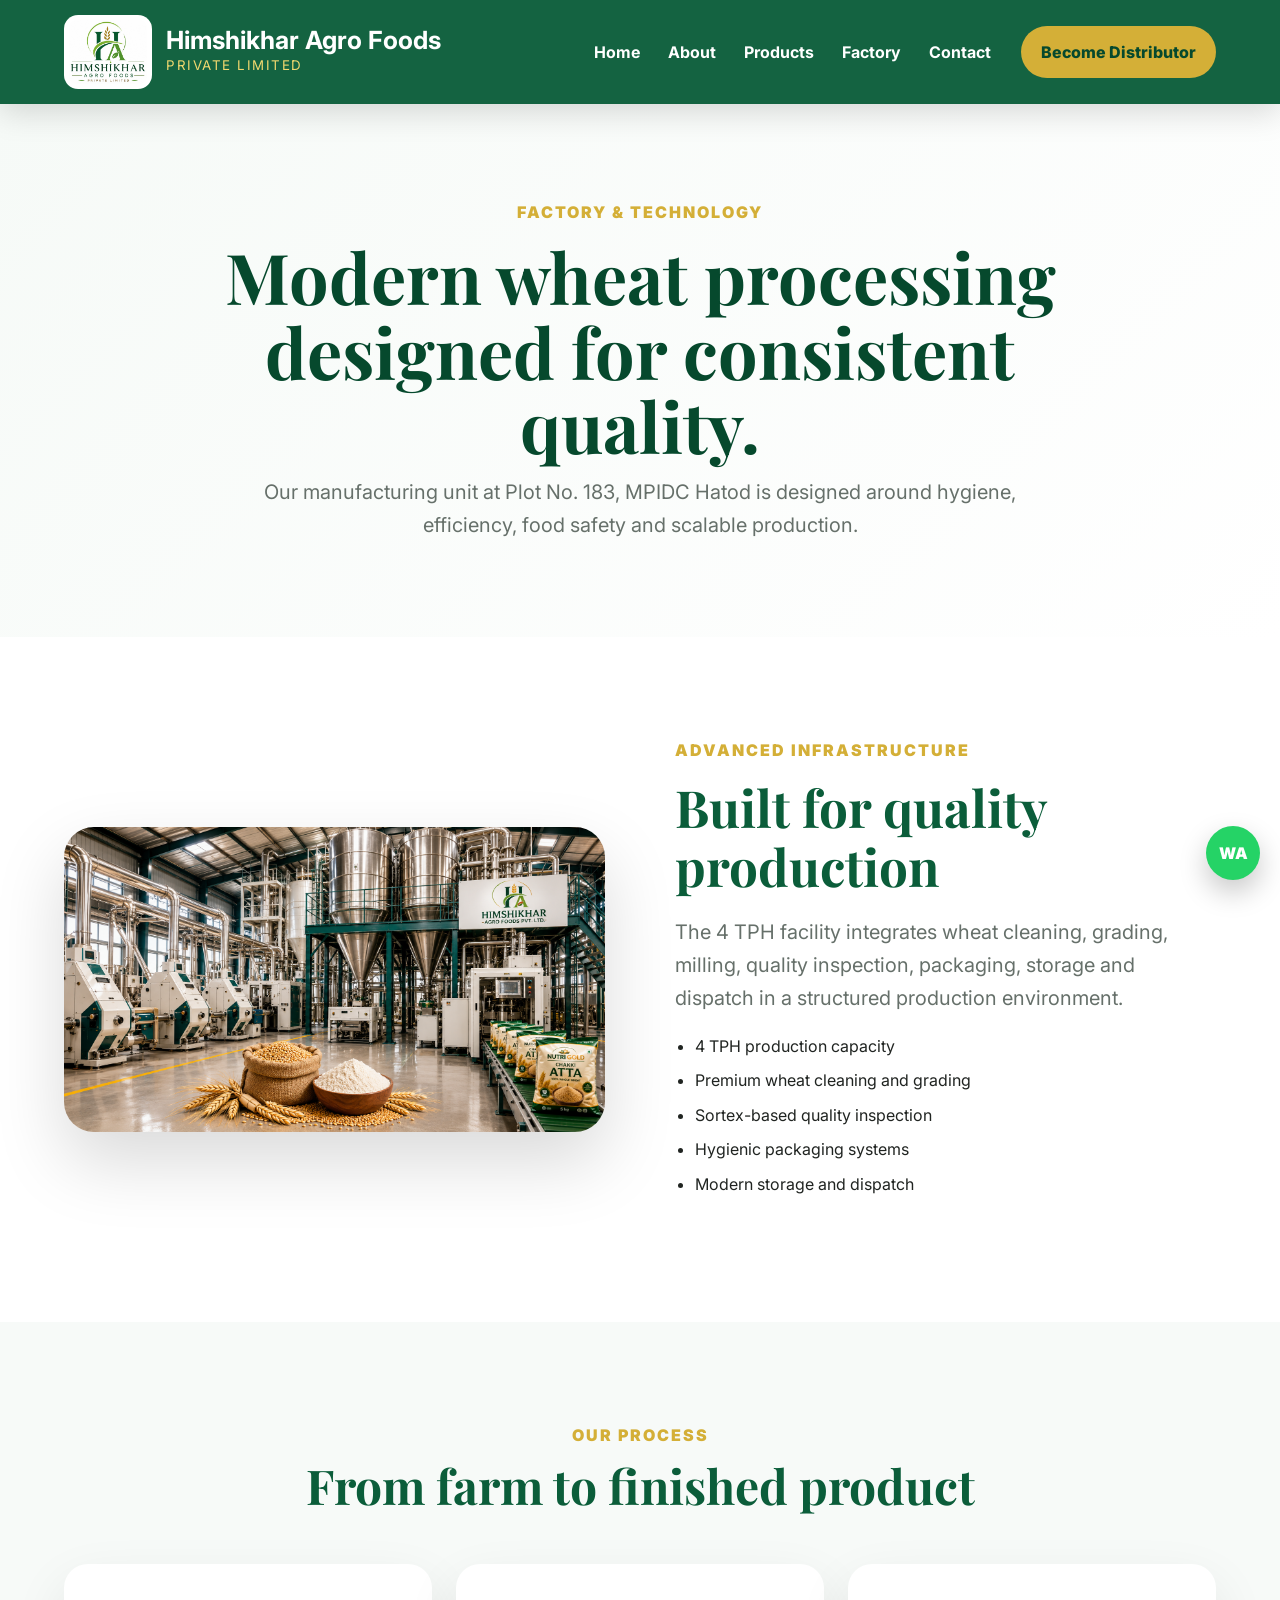
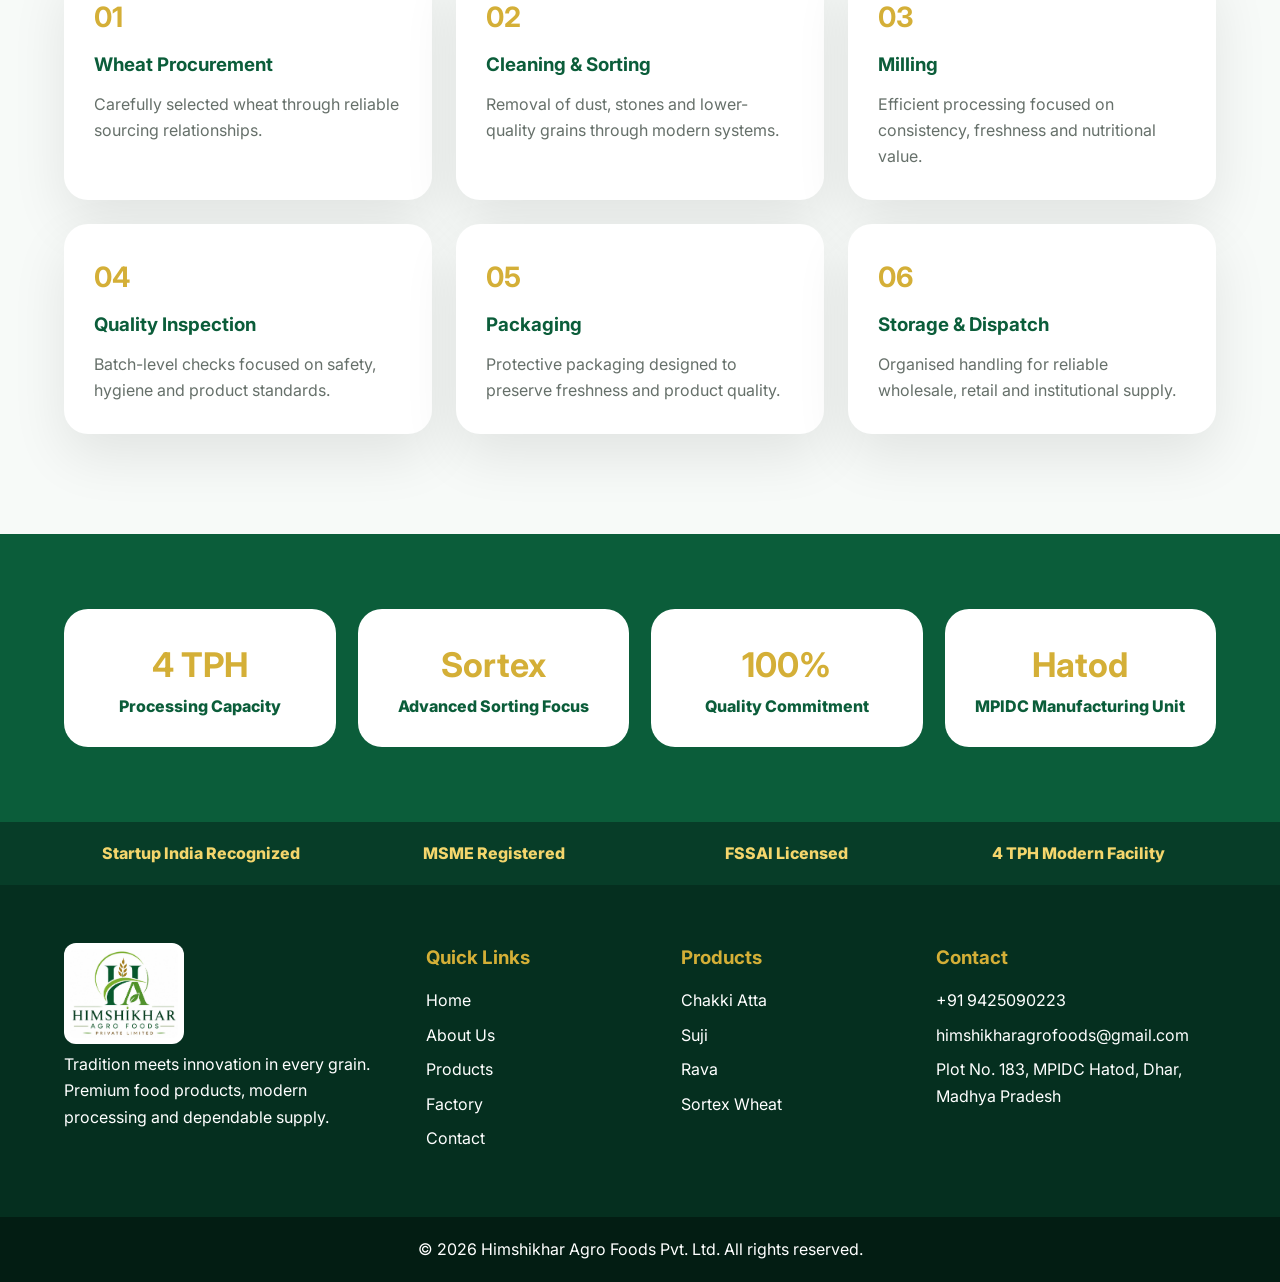
<file: factory.html>
<!doctype html>
<html lang="en">
<head>
  <meta charset="utf-8">
  <meta name="viewport" content="width=device-width,initial-scale=1">
  <title>Factory & Technology | Himshikhar Agro Foods</title>
  <meta name="description" content="Explore Himshikhar Agro Foods' 4 TPH processing facility, Sortex technology and quality systems.">
  <meta name="theme-color" content="#0B5D3A">
  <link rel="preconnect" href="https://fonts.googleapis.com">
  <link rel="preconnect" href="https://fonts.gstatic.com" crossorigin>
  <link href="https://fonts.googleapis.com/css2?family=Inter:wght@400;500;600;700;800;900&family=Playfair+Display:wght@600;700&display=swap" rel="stylesheet">
  <link rel="stylesheet" href="style.css">
  <link rel="stylesheet" href="responsive.css">
</head>
<body>

<header class="site-header">
  <div class="container nav-container">
    <a href="./" class="brand" aria-label="Himshikhar Agro Foods home">
      <img src="logo.png" alt="Himshikhar Agro Foods logo" class="logo">
      <span class="company-name"><strong>Himshikhar Agro Foods</strong><small>Private Limited</small></span>
    </a>
    <button class="menu-btn" id="menuBtn" aria-label="Open navigation" aria-expanded="false">☰</button>
    <nav class="nav-menu" id="navMenu" aria-label="Main navigation">
      <a href="./">Home</a>
      <a href="about.html">About</a>
      <a href="products.html">Products</a>
      <a href="factory.html">Factory</a>
      <a href="contact.html">Contact</a>
    </nav>
    <a href="contact.html#contact-form" class="header-btn">Become Distributor</a>
  </div>
</header>

<main>
<section class="page-hero"><div class="container"><span class="section-label">Factory & Technology</span><h1>Modern wheat processing designed for consistent quality.</h1><p>Our manufacturing unit at Plot No. 183, MPIDC Hatod is designed around hygiene, efficiency, food safety and scalable production.</p></div></section>
<section class="section"><div class="container split-grid align-center"><div class="image-frame"><img src="factory.jpg" alt="Modern wheat processing facility"></div><div><span class="section-label">Advanced Infrastructure</span><h2>Built for quality production</h2><p class="lead">The 4 TPH facility integrates wheat cleaning, grading, milling, quality inspection, packaging, storage and dispatch in a structured production environment.</p><ul class="check-list"><li>4 TPH production capacity</li><li>Premium wheat cleaning and grading</li><li>Sortex-based quality inspection</li><li>Hygienic packaging systems</li><li>Modern storage and dispatch</li></ul></div></div></section>
<section class="section alt"><div class="container section-title"><span>Our Process</span><h2>From farm to finished product</h2></div><div class="container process-grid">
<div class="process-card"><b>01</b><h3>Wheat Procurement</h3><p>Carefully selected wheat through reliable sourcing relationships.</p></div>
<div class="process-card"><b>02</b><h3>Cleaning & Sorting</h3><p>Removal of dust, stones and lower-quality grains through modern systems.</p></div>
<div class="process-card"><b>03</b><h3>Milling</h3><p>Efficient processing focused on consistency, freshness and nutritional value.</p></div>
<div class="process-card"><b>04</b><h3>Quality Inspection</h3><p>Batch-level checks focused on safety, hygiene and product standards.</p></div>
<div class="process-card"><b>05</b><h3>Packaging</h3><p>Protective packaging designed to preserve freshness and product quality.</p></div>
<div class="process-card"><b>06</b><h3>Storage & Dispatch</h3><p>Organised handling for reliable wholesale, retail and institutional supply.</p></div>
</div></section>
<section class="impact-section"><div class="container impact-grid"><div class="impact-card"><strong>4 TPH</strong><span>Processing Capacity</span></div><div class="impact-card"><strong>Sortex</strong><span>Advanced Sorting Focus</span></div><div class="impact-card"><strong>100%</strong><span>Quality Commitment</span></div><div class="impact-card"><strong>Hatod</strong><span>MPIDC Manufacturing Unit</span></div></div></section>
</main>

<footer class="footer">
  <div class="trust-strip">
    <div class="container trust-strip-grid">
      <span>Startup India Recognized</span>
      <span>MSME Registered</span>
      <span>FSSAI Licensed</span>
      <span>4 TPH Modern Facility</span>
    </div>
  </div>
  <div class="container footer-grid">
    <div>
      <img src="logo.png" alt="Himshikhar logo" class="footer-logo">
      <p>Tradition meets innovation in every grain. Premium food products, modern processing and dependable supply.</p>
    </div>
    <div>
      <h3>Quick Links</h3>
      <a href="./">Home</a>
      <a href="about.html">About Us</a>
      <a href="products.html">Products</a>
      <a href="factory.html">Factory</a>
      <a href="contact.html">Contact</a>
    </div>
    <div>
      <h3>Products</h3>
      <a href="products.html#atta">Chakki Atta</a>
      <a href="products.html#suji">Suji</a>
      <a href="products.html#rava">Rava</a>
      <a href="products.html#sortex">Sortex Wheat</a>
    </div>
    <div>
      <h3>Contact</h3>
      <p><a href="tel:+919425090223">+91 9425090223</a></p>
      <p><a href="mailto:himshikharagrofoods@gmail.com">himshikharagrofoods@gmail.com</a></p>
      <p>Plot No. 183, MPIDC Hatod, Dhar, Madhya Pradesh</p>
    </div>
  </div>
  <div class="footer-bottom">© 2026 Himshikhar Agro Foods Pvt. Ltd. All rights reserved.</div>
</footer>
<a class="whatsapp-btn" href="https://wa.me/919425090223" target="_blank" rel="noopener" aria-label="Chat on WhatsApp">WA</a>
<button class="top-btn" id="topBtn" aria-label="Back to top">↑</button>
<script src="script.js"></script>
</body></html>
</file>
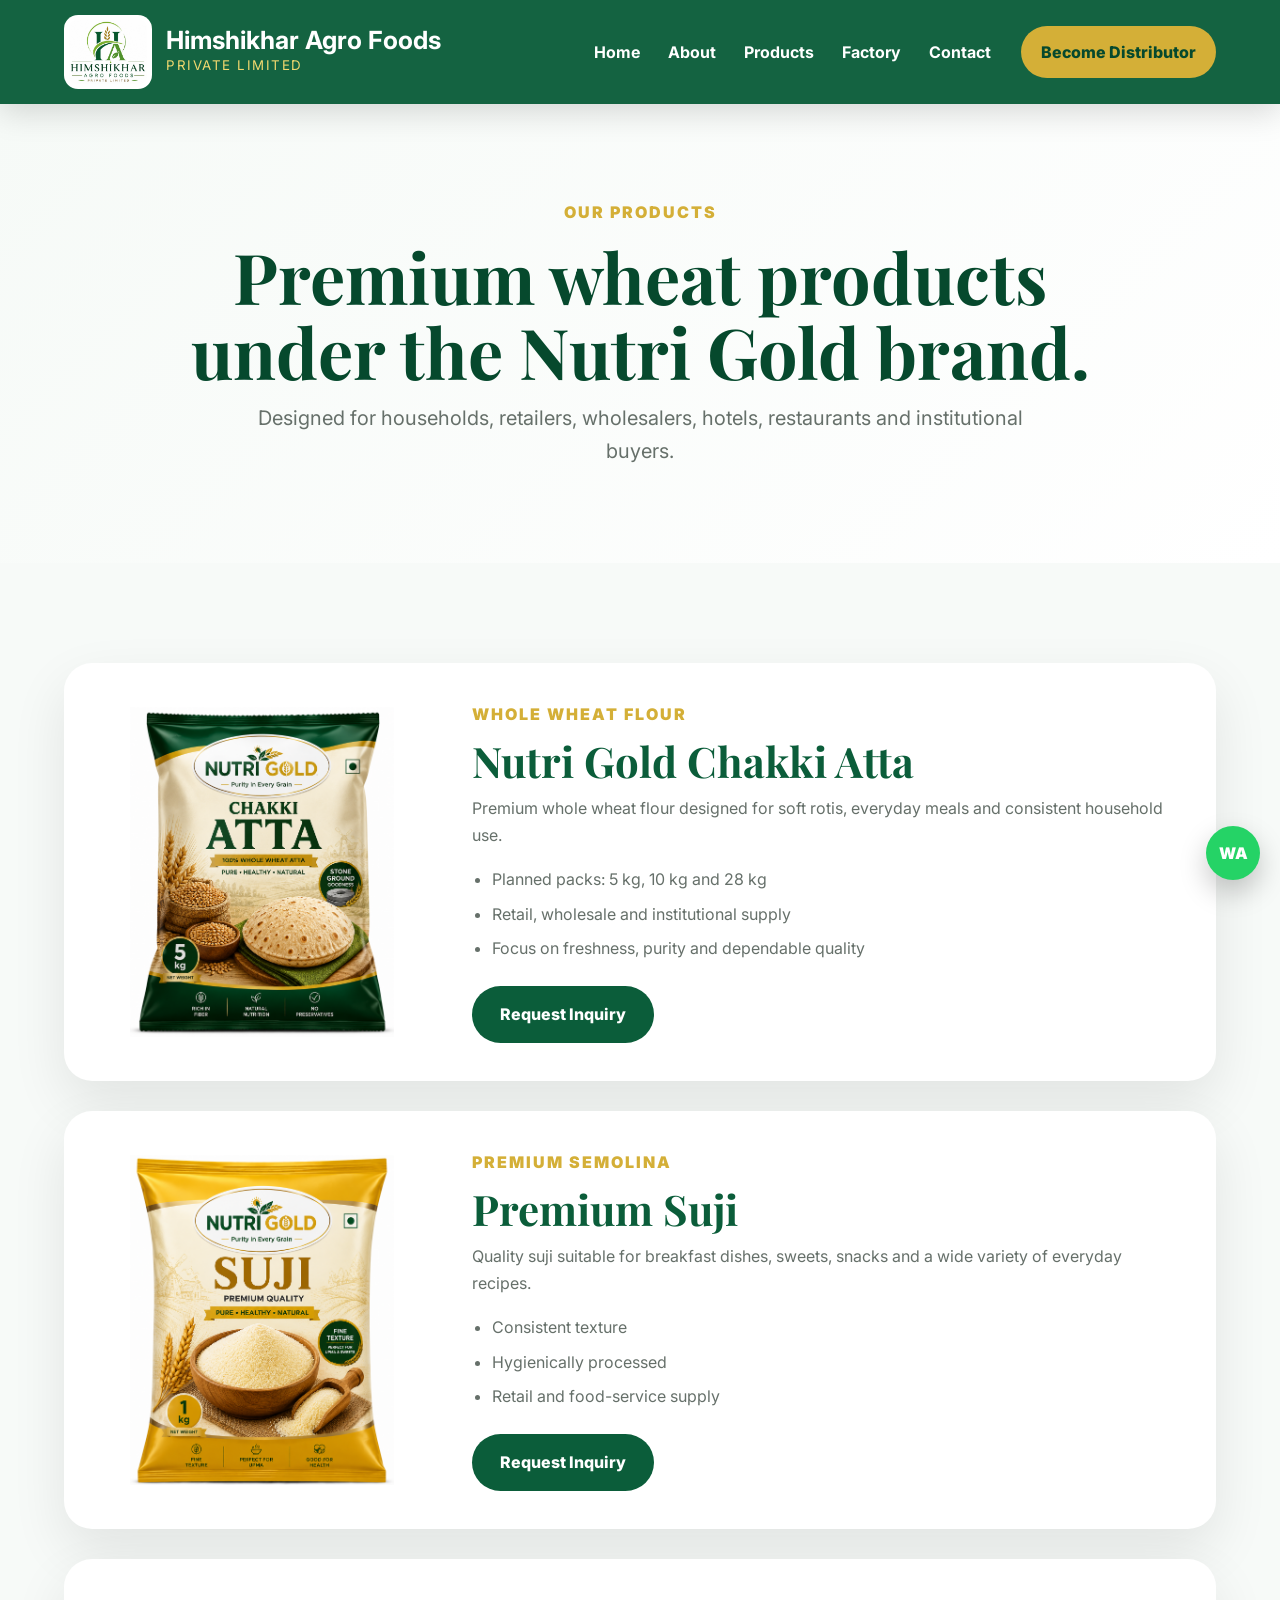
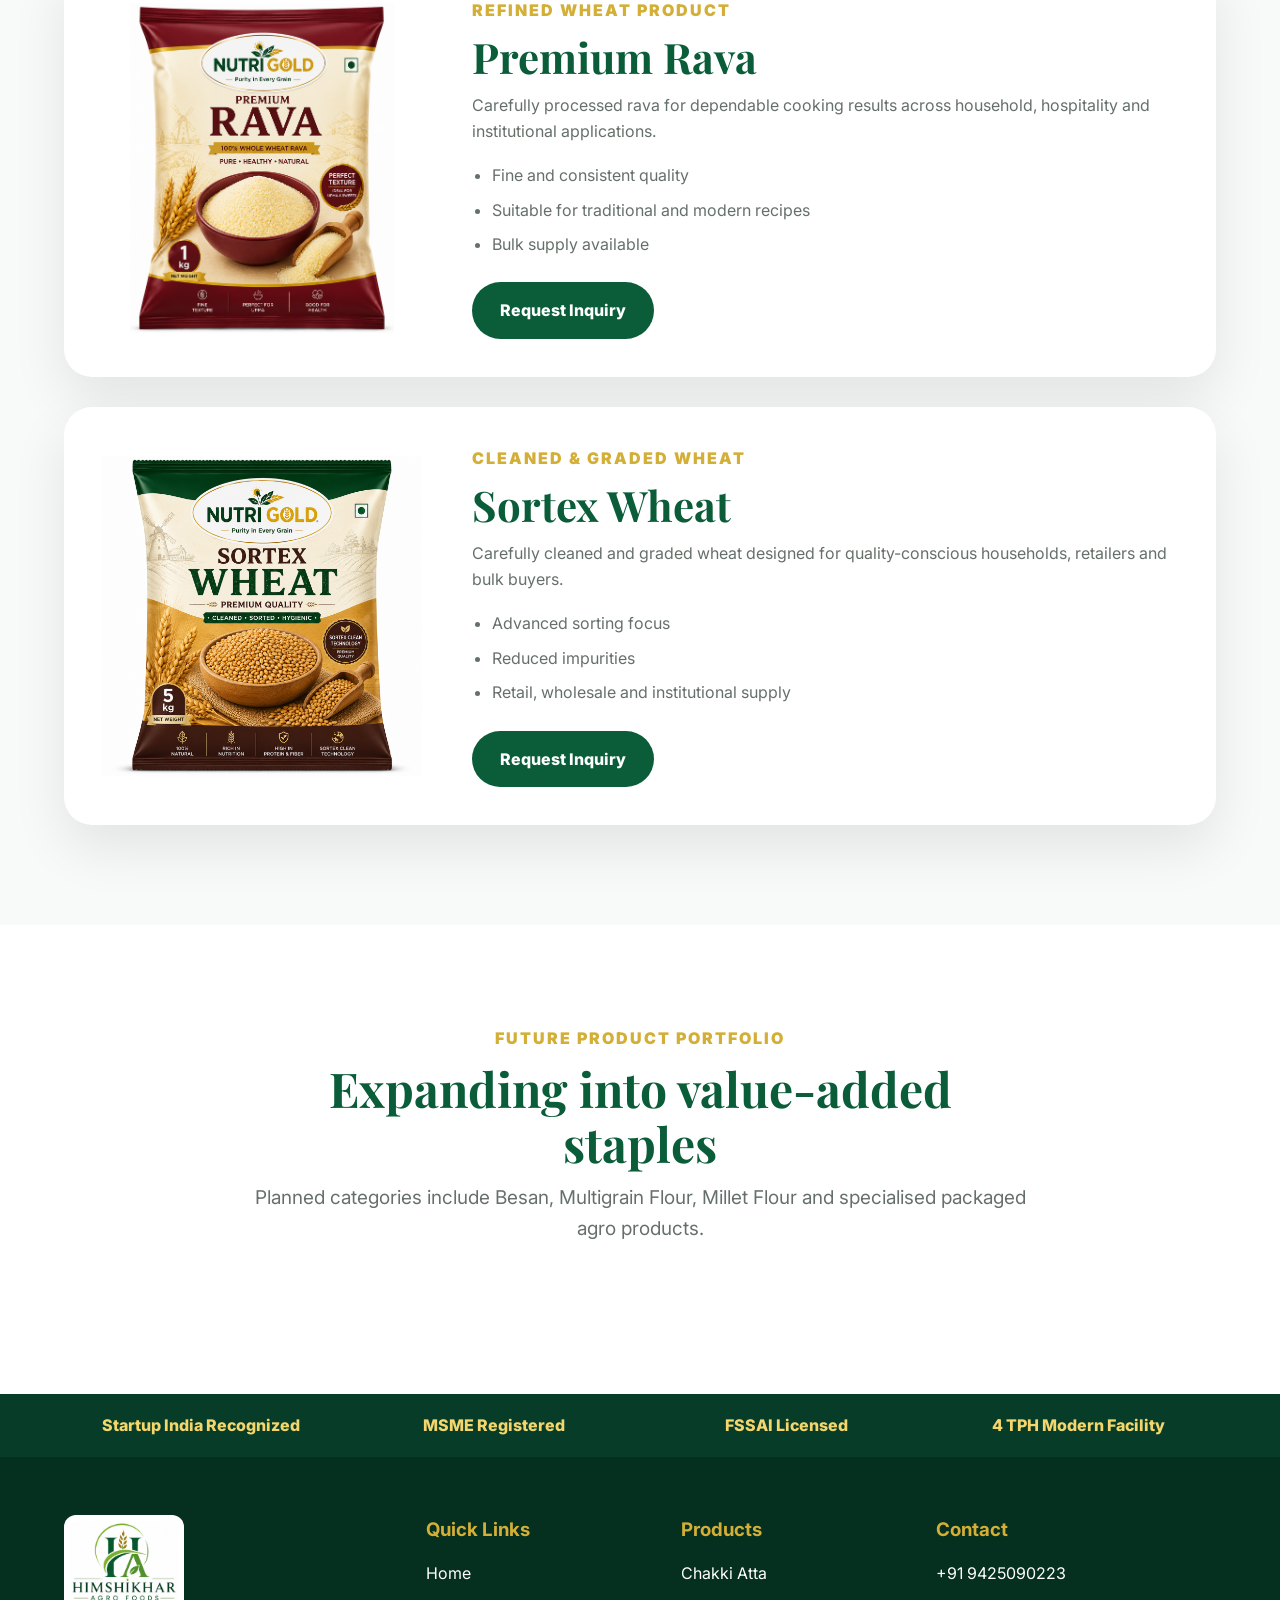
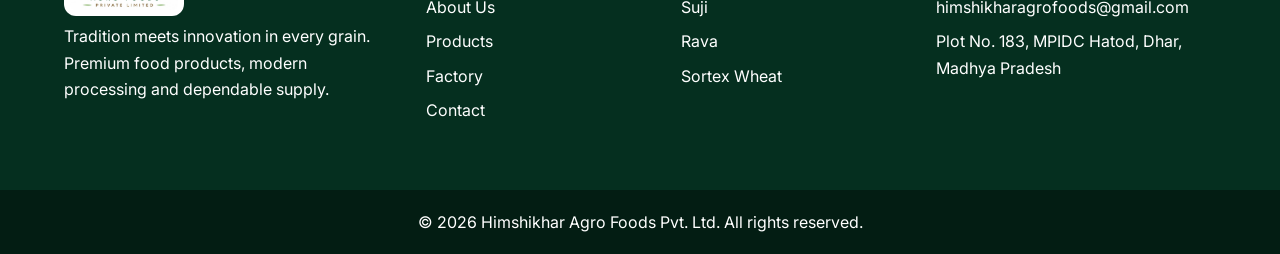
<file: products.html>
<!doctype html>
<html lang="en">
<head>
  <meta charset="utf-8">
  <meta name="viewport" content="width=device-width,initial-scale=1">
  <title>Products | Himshikhar Agro Foods</title>
  <meta name="description" content="Explore Nutri Gold Chakki Atta, Suji, Rava and Sortex Wheat.">
  <meta name="theme-color" content="#0B5D3A">
  <link rel="preconnect" href="https://fonts.googleapis.com">
  <link rel="preconnect" href="https://fonts.gstatic.com" crossorigin>
  <link href="https://fonts.googleapis.com/css2?family=Inter:wght@400;500;600;700;800;900&family=Playfair+Display:wght@600;700&display=swap" rel="stylesheet">
  <link rel="stylesheet" href="style.css">
  <link rel="stylesheet" href="responsive.css">
</head>
<body>

<header class="site-header">
  <div class="container nav-container">
    <a href="./" class="brand" aria-label="Himshikhar Agro Foods home">
      <img src="logo.png" alt="Himshikhar Agro Foods logo" class="logo">
      <span class="company-name"><strong>Himshikhar Agro Foods</strong><small>Private Limited</small></span>
    </a>
    <button class="menu-btn" id="menuBtn" aria-label="Open navigation" aria-expanded="false">☰</button>
    <nav class="nav-menu" id="navMenu" aria-label="Main navigation">
      <a href="./">Home</a>
      <a href="about.html">About</a>
      <a href="products.html">Products</a>
      <a href="factory.html">Factory</a>
      <a href="contact.html">Contact</a>
    </nav>
    <a href="contact.html#contact-form" class="header-btn">Become Distributor</a>
  </div>
</header>

<main>
<section class="page-hero"><div class="container"><span class="section-label">Our Products</span><h1>Premium wheat products under the Nutri Gold brand.</h1><p>Designed for households, retailers, wholesalers, hotels, restaurants and institutional buyers.</p></div></section>
<section class="section alt"><div class="container product-detail-grid">
  <article class="product-detail" id="atta"><img src="atta.png" alt="Nutri Gold Chakki Atta"><div><span class="section-label">Whole Wheat Flour</span><h2>Nutri Gold Chakki Atta</h2><p>Premium whole wheat flour designed for soft rotis, everyday meals and consistent household use.</p><ul><li>Planned packs: 5 kg, 10 kg and 28 kg</li><li>Retail, wholesale and institutional supply</li><li>Focus on freshness, purity and dependable quality</li></ul><a class="btn primary" href="contact.html#contact-form">Request Inquiry</a></div></article>
  <article class="product-detail" id="suji"><img src="suji.png" alt="Nutri Gold Premium Suji"><div><span class="section-label">Premium Semolina</span><h2>Premium Suji</h2><p>Quality suji suitable for breakfast dishes, sweets, snacks and a wide variety of everyday recipes.</p><ul><li>Consistent texture</li><li>Hygienically processed</li><li>Retail and food-service supply</li></ul><a class="btn primary" href="contact.html#contact-form">Request Inquiry</a></div></article>
  <article class="product-detail" id="rava"><img src="rava.png" alt="Nutri Gold Premium Rava"><div><span class="section-label">Refined Wheat Product</span><h2>Premium Rava</h2><p>Carefully processed rava for dependable cooking results across household, hospitality and institutional applications.</p><ul><li>Fine and consistent quality</li><li>Suitable for traditional and modern recipes</li><li>Bulk supply available</li></ul><a class="btn primary" href="contact.html#contact-form">Request Inquiry</a></div></article>
  <article class="product-detail" id="sortex"><img src="sortex.png" alt="Nutri Gold Sortex Wheat"><div><span class="section-label">Cleaned & Graded Wheat</span><h2>Sortex Wheat</h2><p>Carefully cleaned and graded wheat designed for quality-conscious households, retailers and bulk buyers.</p><ul><li>Advanced sorting focus</li><li>Reduced impurities</li><li>Retail, wholesale and institutional supply</li></ul><a class="btn primary" href="contact.html#contact-form">Request Inquiry</a></div></article>
</div></section>
<section class="section"><div class="container section-title"><span>Future Product Portfolio</span><h2>Expanding into value-added staples</h2><p>Planned categories include Besan, Multigrain Flour, Millet Flour and specialised packaged agro products.</p></div></section>
</main>

<footer class="footer">
  <div class="trust-strip">
    <div class="container trust-strip-grid">
      <span>Startup India Recognized</span>
      <span>MSME Registered</span>
      <span>FSSAI Licensed</span>
      <span>4 TPH Modern Facility</span>
    </div>
  </div>
  <div class="container footer-grid">
    <div>
      <img src="logo.png" alt="Himshikhar logo" class="footer-logo">
      <p>Tradition meets innovation in every grain. Premium food products, modern processing and dependable supply.</p>
    </div>
    <div>
      <h3>Quick Links</h3>
      <a href="./">Home</a>
      <a href="about.html">About Us</a>
      <a href="products.html">Products</a>
      <a href="factory.html">Factory</a>
      <a href="contact.html">Contact</a>
    </div>
    <div>
      <h3>Products</h3>
      <a href="products.html#atta">Chakki Atta</a>
      <a href="products.html#suji">Suji</a>
      <a href="products.html#rava">Rava</a>
      <a href="products.html#sortex">Sortex Wheat</a>
    </div>
    <div>
      <h3>Contact</h3>
      <p><a href="tel:+919425090223">+91 9425090223</a></p>
      <p><a href="mailto:himshikharagrofoods@gmail.com">himshikharagrofoods@gmail.com</a></p>
      <p>Plot No. 183, MPIDC Hatod, Dhar, Madhya Pradesh</p>
    </div>
  </div>
  <div class="footer-bottom">© 2026 Himshikhar Agro Foods Pvt. Ltd. All rights reserved.</div>
</footer>
<a class="whatsapp-btn" href="https://wa.me/919425090223" target="_blank" rel="noopener" aria-label="Chat on WhatsApp">WA</a>
<button class="top-btn" id="topBtn" aria-label="Back to top">↑</button>
<script src="script.js"></script>
</body></html>
</file>
<file: style.css>
:root{--green:#0B5D3A;--green-dark:#06492d;--gold:#D4AF37;--cream:#f7faf8;--text:#202421;--muted:#66706a;--shadow:0 22px 55px rgba(0,0,0,.09)}
*{box-sizing:border-box;margin:0;padding:0}html{scroll-behavior:smooth}body{font-family:Inter,sans-serif;color:var(--text);background:#fff;line-height:1.65}img{max-width:100%}a{color:inherit}.container{width:min(1200px,90%);margin:auto}
.site-header{position:sticky;top:0;z-index:1000;background:rgba(11,93,58,.96);backdrop-filter:blur(14px);box-shadow:0 8px 30px rgba(0,0,0,.15)}.nav-container{min-height:104px;display:flex;align-items:center;gap:28px}.brand{display:flex;align-items:center;gap:14px;text-decoration:none;flex-shrink:0}.logo{width:88px;background:#fff;border-radius:14px;padding:5px}.company-name{display:flex;flex-direction:column;color:#fff}.company-name strong{font-size:25px;line-height:1.1}.company-name small{color:#f3d96f;letter-spacing:1.5px;text-transform:uppercase}.nav-menu{display:flex;align-items:center;gap:24px;margin-left:auto}.nav-menu a{text-decoration:none;color:#fff;font-weight:700;position:relative;padding:10px 2px}.nav-menu a::after{content:"";position:absolute;left:50%;bottom:2px;width:0;height:3px;background:var(--gold);transform:translateX(-50%);transition:.3s}.nav-menu a:hover{color:var(--gold)}.nav-menu a:hover::after{width:100%}.header-btn,.btn{display:inline-flex;align-items:center;justify-content:center;border-radius:999px;text-decoration:none;font-weight:800;transition:.3s}.header-btn{background:var(--gold);color:var(--green-dark);padding:13px 20px;white-space:nowrap}.header-btn:hover,.btn:hover{transform:translateY(-3px)}.menu-btn{display:none;background:transparent;border:0;color:white;font-size:30px}
.hero{min-height:78vh;padding:95px 0;background:linear-gradient(90deg,rgba(255,255,255,.94),rgba(255,255,255,.70)),url("factory.jpg") center/cover}.hero-grid{display:grid;grid-template-columns:1.05fr .95fr;gap:70px;align-items:center}.hero-badges,.hero-points{display:flex;flex-wrap:wrap;gap:10px}.hero-badges span,.hero-points span{background:#fff;color:var(--green);border-radius:999px;padding:9px 13px;font-size:14px;font-weight:800;box-shadow:0 8px 20px rgba(0,0,0,.08)}.hero h1,.page-hero h1{font-family:"Playfair Display",serif;color:var(--green-dark);line-height:1.06}.hero h1{font-size:clamp(48px,6vw,76px);margin:22px 0}.hero-copy>p{font-size:20px;color:#525c56;max-width:700px}.hero-actions{display:flex;gap:14px;margin:32px 0 24px}.btn{padding:15px 28px}.primary{background:var(--green);color:#fff}.secondary{border:2px solid var(--green);color:var(--green);background:#fff}.gold{background:var(--gold);color:var(--green-dark)}.hero-card{background:rgba(255,255,255,.9);border-radius:34px;padding:52px;box-shadow:0 30px 70px rgba(0,0,0,.14);text-align:center}.nutrigold-logo{width:410px}.hero-card h2{color:var(--green);margin:10px 0 22px}.hero-product-list{display:grid;grid-template-columns:1fr 1fr;gap:10px}.hero-product-list span{background:var(--cream);border-radius:999px;padding:10px;font-weight:800;color:var(--green)}
.section{padding:100px 0}.alt{background:var(--cream)}.split-grid{display:grid;grid-template-columns:1fr 1fr;gap:70px}.align-center{align-items:center}.section-label,.section-title span{display:inline-block;color:var(--gold);text-transform:uppercase;letter-spacing:2px;font-weight:900}.section h2,.factory-preview h2{font-family:"Playfair Display",serif;color:var(--green);font-size:clamp(36px,4vw,52px);line-height:1.15;margin:15px 0 20px}.lead{font-size:20px;color:var(--muted)}.text-link{display:inline-block;margin-top:18px;color:var(--green);font-weight:800;text-decoration:none}.section-title{text-align:center;max-width:780px;margin:0 auto 50px}.section-title h2{font-family:"Playfair Display",serif;color:var(--green);font-size:48px;margin:10px 0}.section-title p{font-size:19px;color:var(--muted)}
.products-grid,.feature-grid{display:grid;grid-template-columns:repeat(4,1fr);gap:24px}.product-card,.feature-card,.info-panel{background:#fff;border-radius:26px;padding:30px;box-shadow:var(--shadow);transition:.35s}.product-card:hover,.feature-card:hover{transform:translateY(-9px)}.product-card{text-align:center}.product-card img{height:220px;object-fit:contain}.product-card h3,.feature-card h3,.info-panel h3{color:var(--green);margin:16px 0 10px}.product-card p,.feature-card p,.info-panel p{color:var(--muted)}.product-link{display:inline-block;margin-top:18px;border-radius:999px;padding:11px 20px;background:var(--green);color:#fff;text-decoration:none;font-weight:800}.feature-grid{grid-template-columns:repeat(3,1fr)}.feature-card b,.process-card b{color:var(--gold);font-size:28px}.image-frame{overflow:hidden;border-radius:30px;box-shadow:0 30px 70px rgba(0,0,0,.15)}.image-frame img{display:block;width:100%;transition:.5s}.image-frame:hover img{transform:scale(1.04)}
.impact-section{background:var(--green);padding:75px 0}.impact-grid{display:grid;grid-template-columns:repeat(4,1fr);gap:22px}.impact-card{background:#fff;padding:28px;border-radius:24px;text-align:center}.impact-card strong{display:block;color:var(--gold);font-size:34px}.impact-card span{color:var(--green);font-weight:800}.partner-box{background:linear-gradient(135deg,var(--green),var(--green-dark));color:#fff;border-radius:32px;padding:55px;display:flex;justify-content:space-between;align-items:center;gap:30px}.partner-box h2{color:#fff}.partner-box p{max-width:760px;font-size:19px}.light{color:#f3d96f}
.page-hero{text-align:center;padding:95px 0;background:linear-gradient(135deg,#f6faf7,#fff)}.page-hero h1{font-size:clamp(45px,6vw,70px);max-width:950px;margin:14px auto}.page-hero p{max-width:800px;margin:auto;color:var(--muted);font-size:20px}.three-grid{display:grid;grid-template-columns:repeat(3,1fr);gap:28px}.compliance-grid{display:grid;grid-template-columns:repeat(4,1fr);gap:20px}.compliance-grid div{background:var(--green);color:#fff;text-align:center;padding:30px;border-radius:22px;font-weight:800;border-top:5px solid var(--gold)}.roadmap{display:grid;grid-template-columns:repeat(4,1fr);gap:22px}.roadmap>div{background:var(--cream);border-radius:22px;padding:28px}.roadmap b{color:var(--gold);font-size:26px}.roadmap h3{color:var(--green);margin:8px 0}
.product-detail-grid{display:grid;gap:30px}.product-detail{display:grid;grid-template-columns:320px 1fr;gap:50px;align-items:center;background:#fff;border-radius:28px;padding:38px;box-shadow:var(--shadow)}.product-detail img{height:330px;width:100%;object-fit:contain}.product-detail h2{font-family:"Playfair Display",serif;color:var(--green);font-size:42px;margin:10px 0}.product-detail p,.product-detail li{color:var(--muted)}.product-detail ul,.check-list{padding-left:20px;margin:18px 0 25px}.product-detail li,.check-list li{margin:8px 0}
.process-grid{display:grid;grid-template-columns:repeat(3,1fr);gap:24px}.process-card{background:#fff;padding:30px;border-radius:24px;box-shadow:var(--shadow)}.process-card h3{color:var(--green);margin:10px 0}.process-card p{color:var(--muted)}
.contact-page-section{padding:100px 0;background:linear-gradient(135deg,var(--green),var(--green-dark))}.contact-page-grid{display:grid;grid-template-columns:1fr 1fr;gap:50px}.contact-page-info{color:#fff}.contact-page-info h2{font-family:"Playfair Display",serif;font-size:48px;line-height:1.15;margin:14px 0}.contact-page-info>p{font-size:19px;margin-bottom:22px}.contact-detail-card{background:rgba(255,255,255,.09);border:1px solid rgba(255,255,255,.15);padding:18px;border-radius:16px;margin-bottom:12px}.contact-detail-card strong{display:block;color:var(--gold)}.contact-detail-card a{text-decoration:none}.contact-form{background:#fff;padding:34px;border-radius:26px;box-shadow:0 30px 70px rgba(0,0,0,.24)}.contact-form input,.contact-form select,.contact-form textarea{width:100%;padding:15px;border:1px solid #dfe4e1;border-radius:12px;margin-bottom:13px;font:inherit}.contact-form textarea{min-height:125px;resize:vertical}.contact-form button{width:100%;padding:16px;border:0;border-radius:999px;background:var(--gold);color:var(--green-dark);font-weight:900;cursor:pointer}.contact-form small{display:block;margin-top:10px;color:#777}.map-box{grid-column:1/-1;border-radius:26px;overflow:hidden;box-shadow:0 25px 60px rgba(0,0,0,.25)}.map-box iframe{width:100%;height:380px;border:0;display:block}
.trust-strip{background:#073d28;padding:18px 0}.trust-strip-grid{display:grid;grid-template-columns:repeat(4,1fr);gap:18px;text-align:center;color:#f4d66c;font-weight:800}.footer{background:#052f1f;color:#fff}.footer-grid{display:grid;grid-template-columns:1.5fr 1fr 1fr 1.3fr;gap:40px;padding:58px 0}.footer-logo{width:120px;background:#fff;border-radius:12px;padding:6px}.footer h3{color:var(--gold);margin-bottom:14px}.footer a{display:block;text-decoration:none;margin-bottom:8px}.footer a:hover{color:var(--gold)}.footer-bottom{text-align:center;padding:19px;background:#031d13}.whatsapp-btn,.top-btn{position:fixed;right:20px;width:54px;height:54px;border-radius:50%;display:flex;align-items:center;justify-content:center;z-index:999;text-decoration:none;font-weight:900;box-shadow:0 12px 28px rgba(0,0,0,.22)}.whatsapp-btn{bottom:20px;background:#25D366;color:#fff}.top-btn{bottom:84px;background:var(--gold);color:var(--green);border:0;cursor:pointer;opacity:0;pointer-events:none;transition:.3s}.top-btn.show{opacity:1;pointer-events:auto}.reveal{opacity:0;transform:translateY(28px);transition:.7s}.reveal.visible{opacity:1;transform:none}
/* FARM TO FAMILY SECTION */

.farm-story-section{
    background:
        radial-gradient(circle at top right, rgba(212,175,55,.10), transparent 35%),
        #ffffff;
}

.farm-story-grid{
    display:grid;
    grid-template-columns:1fr 1fr;
    gap:70px;
    align-items:center;
}

.farm-story-image{
    position:relative;
    overflow:hidden;
    border-radius:32px;
    box-shadow:0 30px 70px rgba(0,0,0,.16);
}

.farm-story-image::after{
    content:"";
    position:absolute;
    inset:0;
    background:linear-gradient(
        to top,
        rgba(6,73,45,.16),
        transparent 45%
    );
    pointer-events:none;
}

.farm-story-image img{
    width:100%;
    min-height:520px;
    object-fit:cover;
    display:block;
    transition:transform .7s ease;
}

.farm-story-image:hover img{
    transform:scale(1.045);
}

.farm-story-content h2{
    font-family:"Playfair Display",serif;
    color:#0B5D3A;
    font-size:clamp(38px,4vw,56px);
    line-height:1.12;
    margin:15px 0 24px;
}

.farm-story-list{
    list-style:none;
    padding:0;
    margin:28px 0;
    display:grid;
    gap:13px;
}

.farm-story-list li{
    position:relative;
    padding-left:34px;
    color:#0B5D3A;
    font-size:18px;
    font-weight:700;
}

.farm-story-list li::before{
    content:"✓";
    position:absolute;
    left:0;
    top:-2px;
    width:24px;
    height:24px;
    border-radius:50%;
    display:flex;
    align-items:center;
    justify-content:center;
    background:#D4AF37;
    color:#06492d;
    font-size:14px;
    font-weight:900;
}

.farm-story-actions{
    display:flex;
    gap:14px;
    flex-wrap:wrap;
}

.concept-note{
    display:block;
    padding:11px 16px;
    background:#f7faf8;
    color:#66706a;
    font-size:13px;
    text-align:center;
}
/* FACTORY SHOWCASE */

.factory-showcase{

    margin-top:80px;

    text-align:center;

    background:#ffffff;

}

.factory-showcase h2{

    font-size:42px;

    color:#0B5D3A;

    margin:15px 0;

}

.factory-showcase p{

    max-width:850px;

    margin:auto;

    color:#555;

    line-height:1.8;

    margin-bottom:40px;

}

.factory-banner{

    width:100%;

    display:block;

    border-radius:20px;

    box-shadow:0 20px 60px rgba(0,0,0,.15);

}
</file>
<file: responsive.css>
@media(max-width:1050px){
  .nav-container{min-height:90px}.company-name{display:none}.nav-menu{gap:15px}.header-btn{padding:11px 15px}
  .products-grid{grid-template-columns:repeat(2,1fr)}
}
@media(max-width:820px){
  .nav-container{flex-wrap:wrap}.menu-btn{display:block;margin-left:auto}.header-btn{display:none}
  .nav-menu{display:none;width:100%;flex-direction:column;align-items:stretch;padding:15px 0}.nav-menu.show{display:flex}.nav-menu a{text-align:center}
  .hero-grid,.split-grid,.contact-page-grid,.product-detail{grid-template-columns:1fr}.hero{text-align:center}.hero-actions,.hero-badges,.hero-points{justify-content:center}
  .feature-grid,.three-grid,.process-grid{grid-template-columns:repeat(2,1fr)}
  .impact-grid,.compliance-grid,.roadmap,.trust-strip-grid{grid-template-columns:repeat(2,1fr)}
  .partner-box{flex-direction:column;text-align:center}
  .footer-grid{grid-template-columns:1fr 1fr}
}
@media(max-width:540px){
  .section{padding:72px 0}.logo{width:75px}.hero{padding:70px 0}.hero h1{font-size:44px}.hero-card{padding:30px 20px}
  .products-grid,.feature-grid,.three-grid,.process-grid,.impact-grid,.compliance-grid,.roadmap,.trust-strip-grid,.footer-grid{grid-template-columns:1fr}
  .product-detail{padding:25px}.product-detail img{height:260px}.product-detail h2{font-size:34px}
  .hero-actions{flex-direction:column}.btn{width:100%}.partner-box{padding:38px 22px}.page-hero{padding:72px 0}
}
</file>
